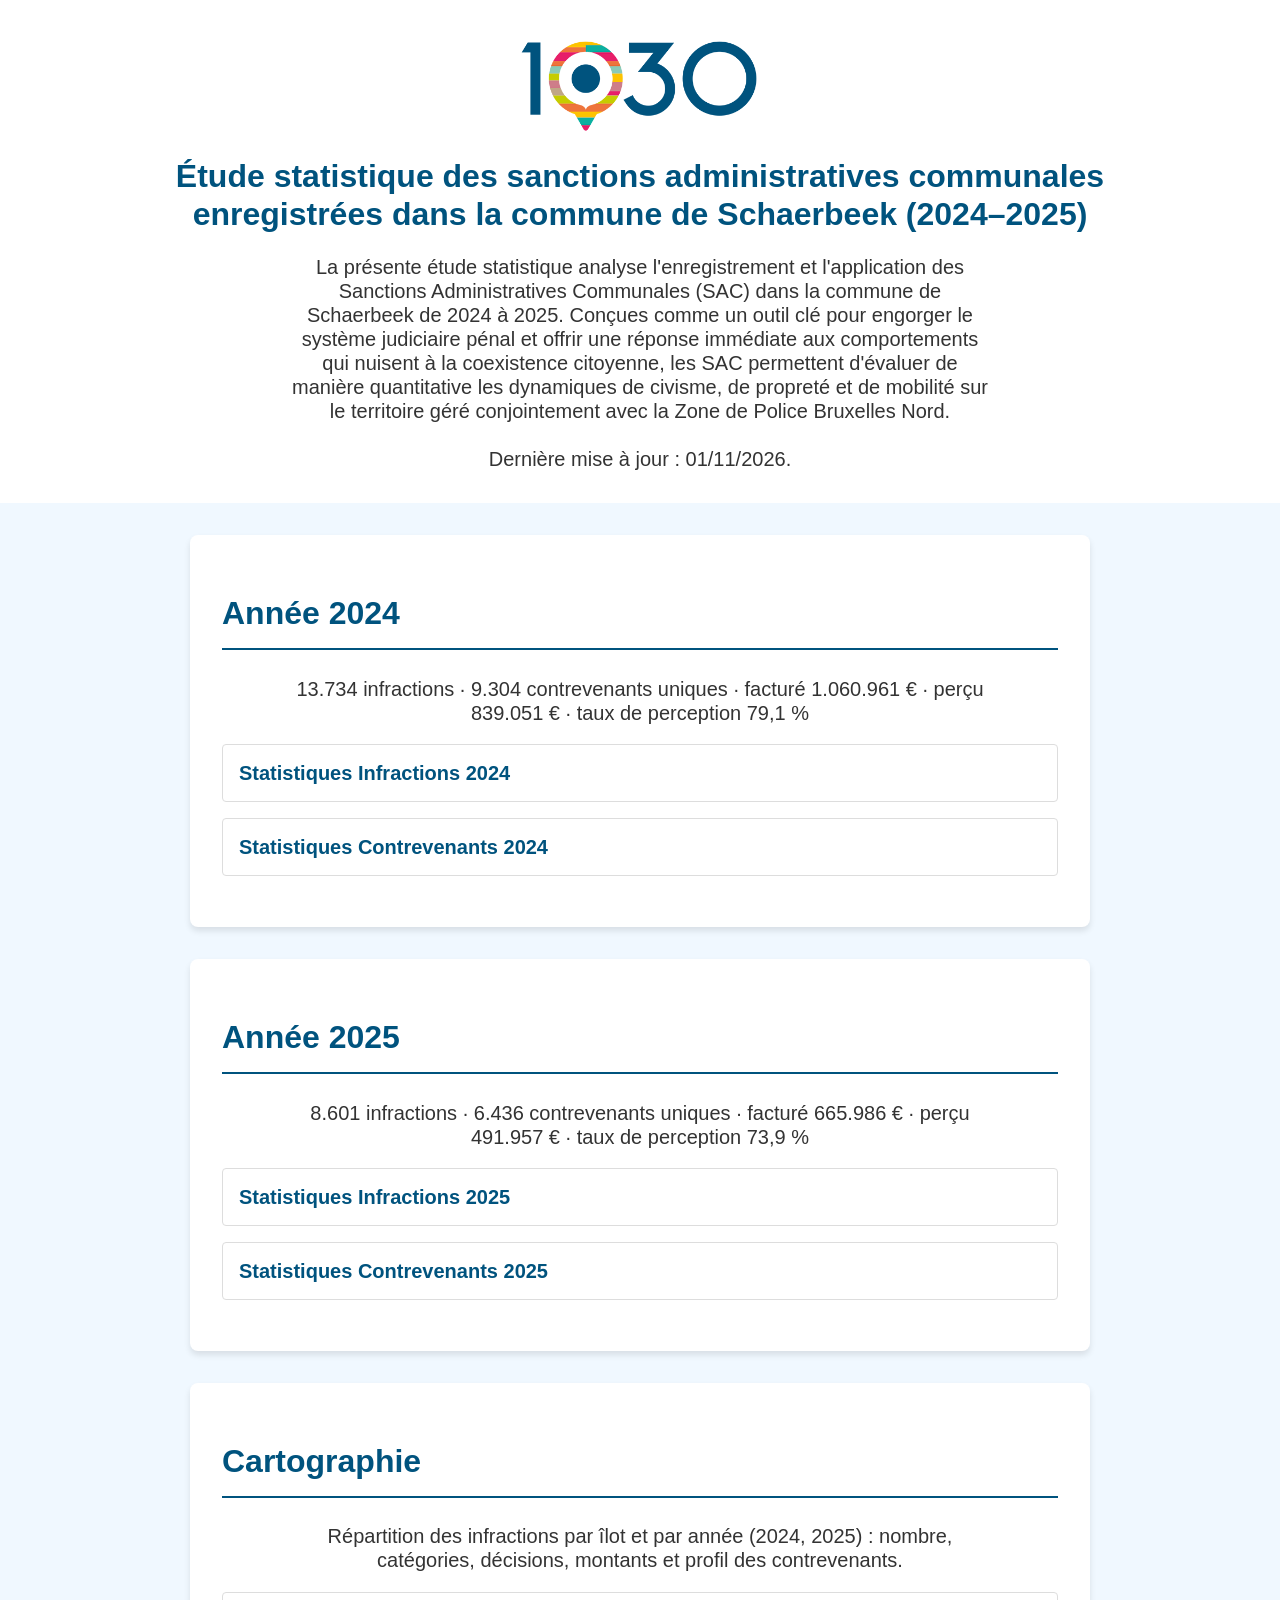
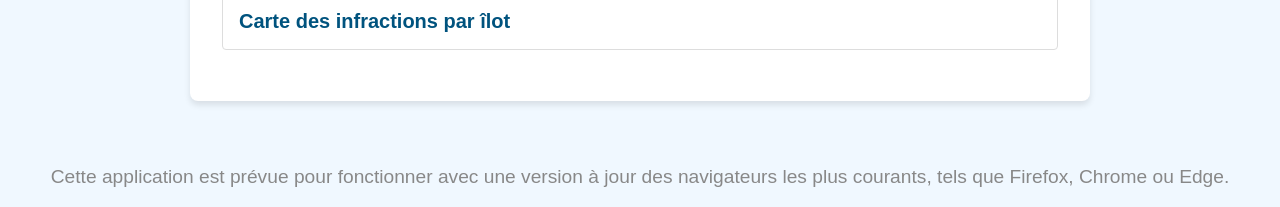
<file: index.html>
<!DOCTYPE html>
<html>
<meta http-equiv="content-type" content="text/html;charset=utf-8" />

<head>
	<title>AG-SAC1030</title>
	<link rel="shortcut icon" href="css/images/logo1030GeoData.ico" type="image/x-icon">
	<meta charset="utf-8" />
	<link rel="stylesheet" href="css/style.css">
</head>

<body class="root">
	<header class="page-header">
		<div class="logo-container">
			<img src="css/images/schaerbeek1030_logo.png" alt="Logotipo de Schaerbeek">
		</div>

		<h1>Étude statistique des sanctions administratives communales<br> enregistrées dans la commune de Schaerbeek (2024–2025)</h1>
		<p class="introduction">
			La présente étude statistique analyse l'enregistrement et l'application des Sanctions Administratives Communales (SAC) dans la commune de Schaerbeek de 2024 à 2025. Conçues comme un outil clé pour engorger le système judiciaire pénal et offrir une réponse immédiate aux comportements qui nuisent à la coexistence citoyenne, les SAC permettent d'évaluer de manière quantitative les dynamiques de civisme, de propreté et de mobilité sur le territoire géré conjointement avec la Zone de Police Bruxelles Nord.
			<br><br>
			Dernière mise à jour : 01/11/2026.</p>
	</header>

	<main class="main-content">
		<section class="link-section">
			<h2>Année 2024</h2>
			<p class="introduction">13.734 infractions · 9.304 contrevenants uniques · facturé 1.060.961 € · perçu 839.051 € · taux de perception 79,1 %</p>
			<ul class="link-list">
				<li><a href="SAC2024_Charts1030_Infractions.html"><span class="link-title">Statistiques Infractions 2024</span></a></li>
				<li><a href="SAC2024_Charts1030_Contrevenant.html"><span class="link-title">Statistiques Contrevenants 2024</span></a></li>
			</ul>
		</section>
		<section class="link-section">
			<h2>Année 2025</h2>
			<p class="introduction">8.601 infractions · 6.436 contrevenants uniques · facturé 665.986 € · perçu 491.957 € · taux de perception 73,9 %</p>
			<ul class="link-list">
				<li><a href="SAC2025_Charts1030_Infractions.html"><span class="link-title">Statistiques Infractions 2025</span></a></li>
				<li><a href="SAC2025_Charts1030_Contrevenant.html"><span class="link-title">Statistiques Contrevenants 2025</span></a></li>
			</ul>
		</section>
		<section class="link-section">
			<h2>Cartographie</h2>
			<p class="introduction">Répartition des infractions par îlot et par année (2024, 2025) : nombre, catégories, décisions, montants et profil des contrevenants.</p>
			<ul class="link-list">
				<li><a href="SAC_Carte_Infractions1030.html"><span class="link-title">Carte des infractions par îlot</span></a></li>
			</ul>
		</section>
	</main>

	<footer class="page-footer">
		<p class="disclaimer">
			Cette application est prévue pour fonctionner avec une version à jour
			des navigateurs les plus courants, tels que Firefox, Chrome ou Edge.
		</p>
	</footer>
</body>


</html>
</file>
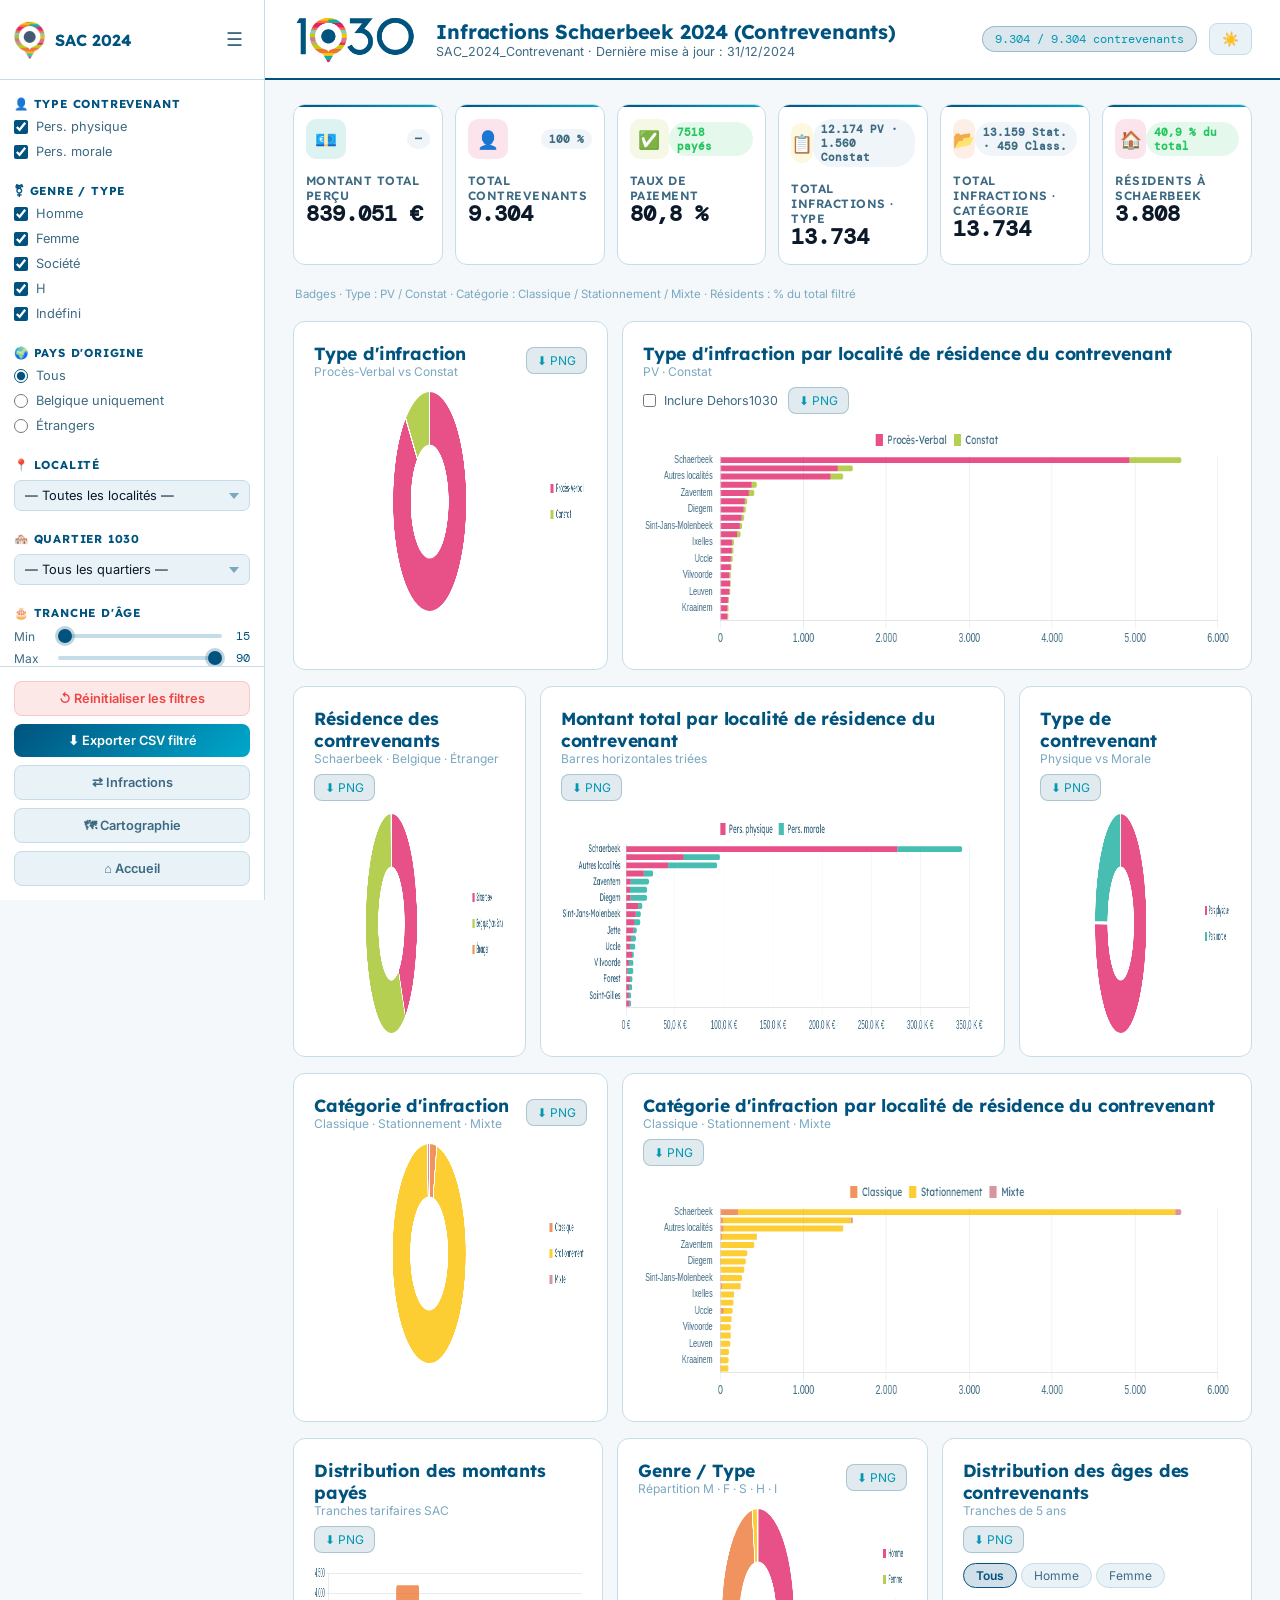
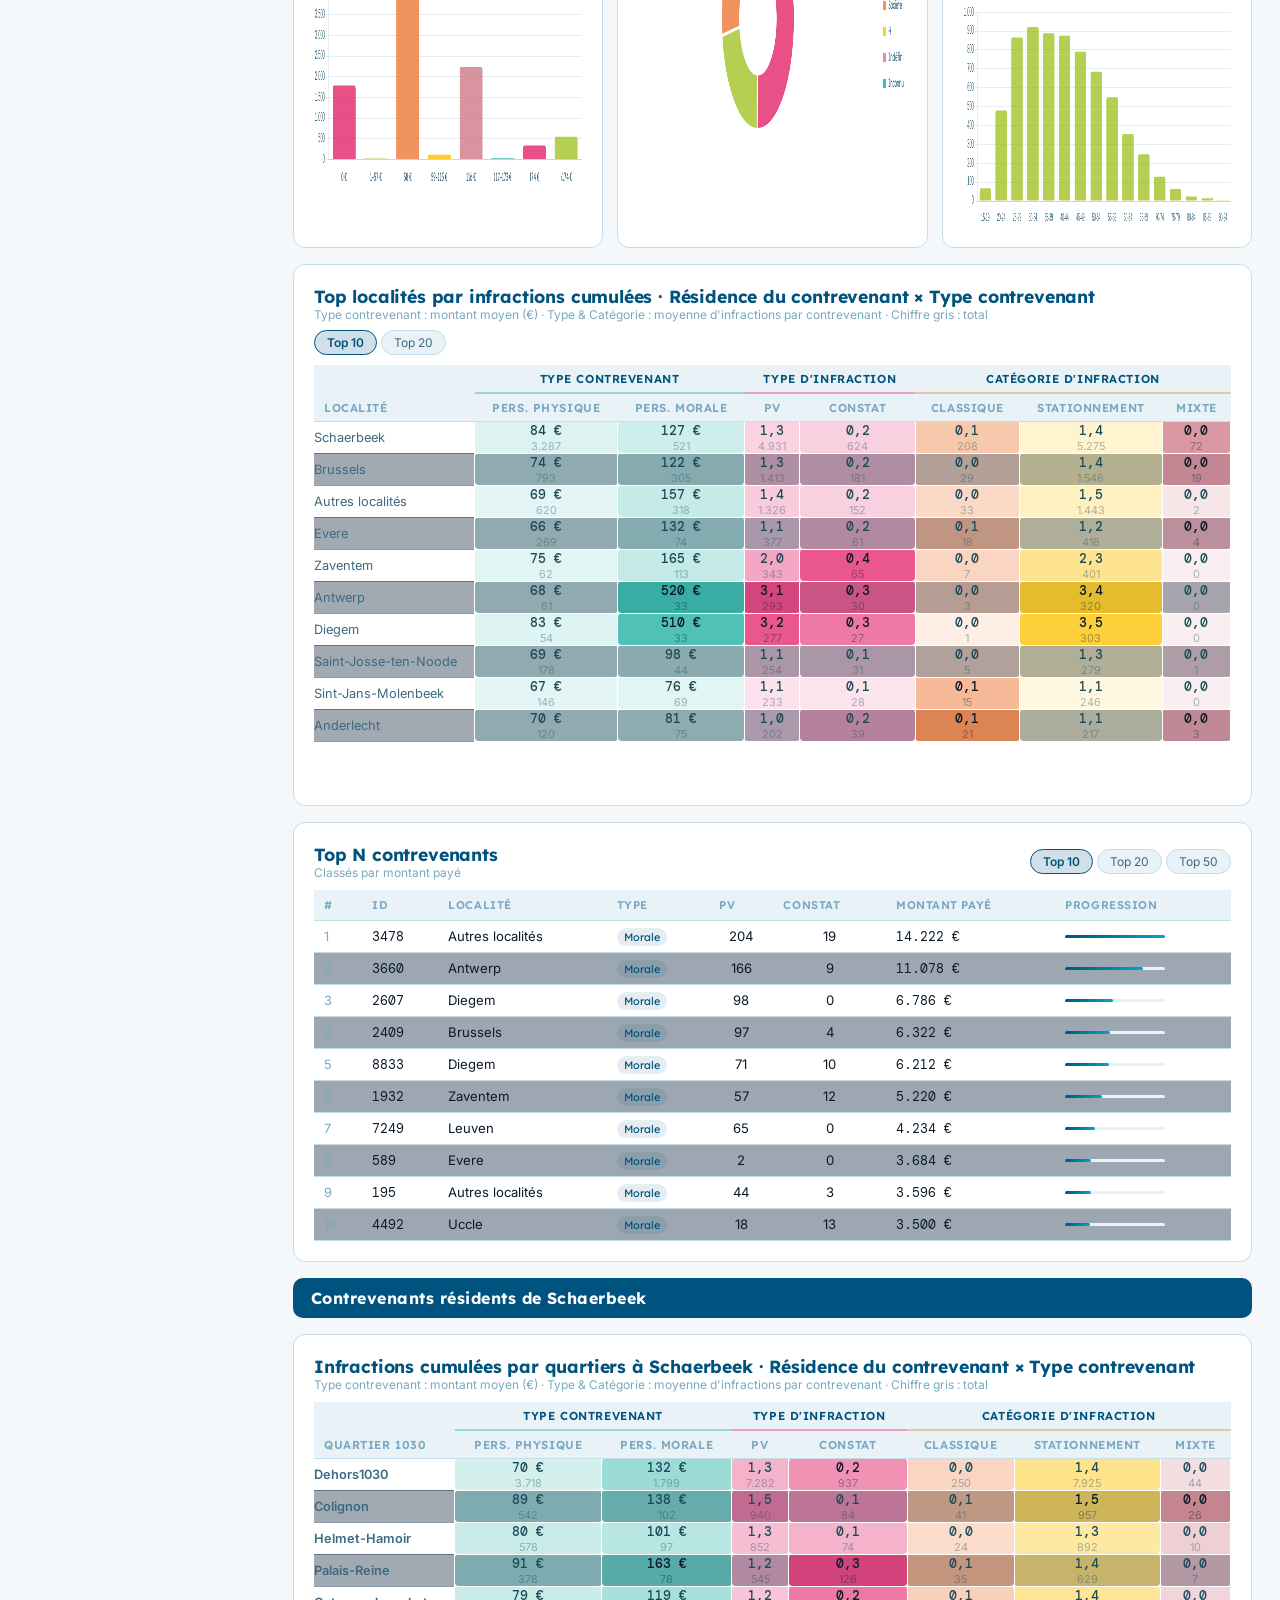
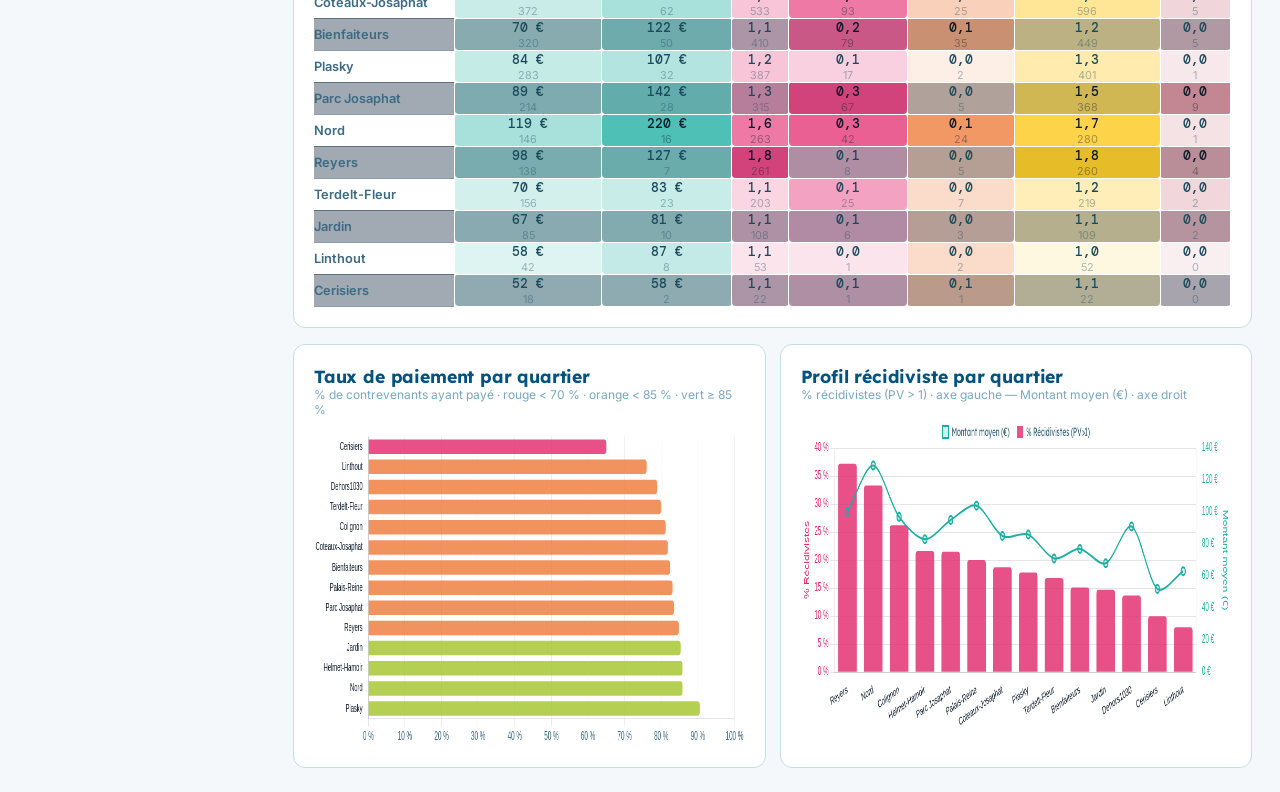
<file: SAC2024_Charts1030_Contrevenant.html>
﻿<!DOCTYPE html>
<html lang="fr">
<head>
<meta charset="UTF-8">
<meta name="viewport" content="width=device-width,initial-scale=1">
<title>SAC 2024 — Contrevenants · Schaerbeek 1030</title>
<link href="https://fonts.googleapis.com/css2?family=Lexend+Deca:wght@300;400;600;700&family=Inter:wght@400;500;600;700&family=DM+Mono:wght@400;500&display=swap" rel="stylesheet">
<script src="js/chart.umd.min.js"></script>
<link rel="stylesheet" href="css/styles1030.css">
</head>
<body class="light">
<div id="app">

<!-- SIDEBAR -->
<aside id="sidebar">
  <div class="sbh">
    <div class="logo-area">
      <!-- logo: images/1030_Icon.png -->
      <img src="images/1030_Icon.png" class="logo-icon" alt="1030">
      <span class="logo-txt">SAC 2024</span>
    </div>
    <button id="sbToggle" title="Réduire">☰</button>
  </div>

  <div class="sb-body">
    <!-- Type contrevenant -->
    <div class="sbf">
      <span class="sbf-label">👤 Type contrevenant</span>
      <div class="cbg">
        <label class="cb-row"><input type="checkbox" id="cbPhys" checked onchange="onTypeChange()"> Pers. physique</label>
        <label class="cb-row"><input type="checkbox" id="cbMor" checked onchange="onTypeChange()"> Pers. morale</label>
      </div>
    </div>

    <!-- Genre -->
    <div class="sbf">
      <span class="sbf-label">⚧ Genre / Type</span>
      <div class="cbg">
        <label class="cb-row"><input type="checkbox" class="cbGenre" value="M" checked onchange="onGenreChange()"> Homme</label>
        <label class="cb-row"><input type="checkbox" class="cbGenre" value="F" checked onchange="onGenreChange()"> Femme</label>
        <label class="cb-row"><input type="checkbox" class="cbGenre" value="S" checked onchange="onGenreChange()"> Société</label>
        <label class="cb-row"><input type="checkbox" class="cbGenre" value="H" checked onchange="onGenreChange()"> H</label>
        <label class="cb-row"><input type="checkbox" class="cbGenre" value="I" checked onchange="onGenreChange()"> Indéfini</label>
      </div>
    </div>

    <!-- Pays -->
    <div class="sbf">
      <span class="sbf-label">🌍 Pays d'origine</span>
      <div class="cbg">
        <label class="cb-row"><input type="radio" name="rPays" value="all" checked onchange="onPaysChange()"> Tous</label>
        <label class="cb-row"><input type="radio" name="rPays" value="belgium" onchange="onPaysChange()"> Belgique uniquement</label>
        <label class="cb-row"><input type="radio" name="rPays" value="autres" onchange="onPaysChange()"> Étrangers</label>
      </div>
    </div>

    <!-- Localité dropdown -->
    <div class="sbf">
      <span class="sbf-label">📍 Localité</span>
      <select id="locSearch" onchange="onLocSearch()">
        <option value="">— Toutes les localités —</option>
      </select>
      <div id="locCount" style="font-size:.7rem;color:var(--t3);margin-top:4px"></div>
    </div>

    <!-- Quartier 1030 -->
    <div class="sbf">
      <span class="sbf-label">🏘️ Quartier 1030</span>
      <select id="quartierFilter" onchange="onQuartierChange()">
        <option value="all">— Tous les quartiers —</option>
        <option value="Dehors1030">Dehors1030</option>
        <option value="Bienfaiteurs">Bienfaiteurs</option>
        <option value="Cerisiers">Cerisiers</option>
        <option value="Colignon">Colignon</option>
        <option value="Coteaux-Josaphat">Coteaux-Josaphat</option>
        <option value="Helmet-Hamoir">Helmet-Hamoir</option>
        <option value="Jardin">Jardin</option>
        <option value="Linthout">Linthout</option>
        <option value="Nord">Nord</option>
        <option value="Palais-Reine">Palais-Reine</option>
        <option value="Parc Josaphat">Parc Josaphat</option>
        <option value="Plasky">Plasky</option>
        <option value="Reyers">Reyers</option>
        <option value="Terdelt-Fleur">Terdelt-Fleur</option>
      </select>
    </div>

    <!-- Âge -->
    <div class="sbf">
      <span class="sbf-label">🎂 Tranche d'âge</span>
      <div class="slr"><label>Min</label><input type="range" id="rAgeMin" min="15" max="90" value="15" oninput="onAgeChange()"><span class="rv" id="ageMinLbl">15</span></div>
      <div class="slr"><label>Max</label><input type="range" id="rAgeMax" min="15" max="90" value="90" oninput="onAgeChange()"><span class="rv" id="ageMaxLbl">90</span></div>
      <div class="rl"><span>15</span><span>52</span><span>90</span></div>
    </div>

    <!-- Montant -->
    <div class="sbf">
      <span class="sbf-label">💶 Montant payé (€)</span>
      <div class="slr"><label>Min</label><input type="range" id="rMntMin" min="0" max="14222" value="0" step="10" oninput="onMontantChange()"><span class="rv" id="mntMinLbl">0</span></div>
      <div class="slr"><label>Max</label><input type="range" id="rMntMax" min="0" max="14222" value="14222" step="10" oninput="onMontantChange()"><span class="rv" id="mntMaxLbl">14.222</span></div>
      <div class="rl"><span>0 €</span><span>7.111 €</span><span>14.222 €</span></div>
    </div>

    <!-- Chips filtres actifs -->
    <div class="sbf">
      <span class="sbf-label">Filtres actifs</span>
      <div id="chips"></div>
    </div>
  </div>

  <div class="sb-btns">
    <button class="sb-btn" onclick="resetAll()">↺ Réinitialiser les filtres</button>
    <button class="sb-btn primary" onclick="exportCSV()">⬇ Exporter CSV filtré</button>
    <a class="bnav" href="SAC2024_Charts1030_Infractions.html">⇄ Infractions</a>
    <a class="bnav" href="SAC_Carte_Infractions1030.html">🗺 Cartographie</a>
    <a class="bnav" href="index.html">⌂ Accueil</a>
  </div>
</aside>

<!-- MAIN -->
<div id="main">
  <!-- HEADER -->
  <header id="hdr">
    <div class="hdr-left">
      <img src="images/schaerbeek1030_logo.png" class="hdr-logo" alt="Schaerbeek 1030">
      <div>
        <div class="hdr-title">Infractions Schaerbeek 2024 (Contrevenants)</div>
        <div class="hdr-sub">SAC_2024_Contrevenant · Dernière mise à jour : 31/12/2024</div>
      </div>
    </div>
    <div class="hdr-right">
      <span id="badge">9.304 / 9.304 contrevenants</span>
      <button id="themeBtn" title="Thème clair/sombre">☀️</button>
    </div>
  </header>

  <!-- CONTENT -->
  <div id="content">

    <!-- KPI ROW 1 : 4 KPIs -->
    <div class="kg">
      <div class="kc">
        <div class="kc-top">
          <div class="kico tl">💶</div>
          <div class="kbdgs">
            <span class="kbdg nu" id="k1b1">—</span>
          </div>
        </div>
        <div class="kc-label">Montant total perçu</div>
        <div class="kc-val" id="k1v">—</div>
      </div>
      <div class="kc">
        <div class="kc-top">
          <div class="kico pk">👤</div>
          <div class="kbdgs">
            <span class="kbdg nu" id="k2b1">—</span>
          </div>
        </div>
        <div class="kc-label">Total contrevenants</div>
        <div class="kc-val" id="k2v">—</div>
      </div>
      <div class="kc">
        <div class="kc-top">
          <div class="kico gr">✅</div>
          <div class="kbdgs">
            <span class="kbdg nu" id="k3b1">—</span>
          </div>
        </div>
        <div class="kc-label">Taux de paiement</div>
        <div class="kc-val" id="k3v">—</div>
      </div>
      <div class="kc">
        <div class="kc-top">
          <div class="kico yw">📋</div>
          <div class="kbdgs">
            <span class="kbdg nu" id="k4b1">—</span>
          </div>
        </div>
        <div class="kc-label">Total infractions · Type</div>
        <div class="kc-val" id="k4v">—</div>
      </div>
      <div class="kc">
        <div class="kc-top">
          <div class="kico or">📂</div>
          <div class="kbdgs">
            <span class="kbdg nu" id="k5b1">—</span>
          </div>
        </div>
        <div class="kc-label">Total infractions · Catégorie</div>
        <div class="kc-val" id="k5v">—</div>
      </div>
      <div class="kc">
        <div class="kc-top">
          <div class="kico pk">🏠</div>
          <div class="kbdgs">
            <span class="kbdg nu" id="k6b1">—</span>
          </div>
        </div>
        <div class="kc-label">Résidents à Schaerbeek</div>
        <div class="kc-val" id="k6v">—</div>
      </div>
    </div>
    <div class="knote">Badges · Type : PV / Constat · Catégorie : Classique / Stationnement / Mixte · Résidents : % du total filtré</div>

    <!-- ROW A : G4a donut + G5a barres (type d'infraction) -->
    <div class="grid-1-2">
      <div class="card">
        <div class="card-hdr">
          <div><div class="card-title">Type d'infraction</div><div class="card-sub">Procès-Verbal vs Constat</div></div>
          <button class="dl-btn" onclick="dlChart('g4c','type_infraction')">⬇ PNG</button>
        </div>
        <div class="chart-wrap" style="height:225px"><canvas id="g4c"></canvas></div>
      </div>
      <div class="card">
        <div class="card-hdr">
          <div><div class="card-title">Type d'infraction par localité de résidence du contrevenant</div><div class="card-sub">PV · Constat</div></div>
          <div style="display:flex;align-items:center;gap:10px">
            <label class="toggle-row"><input type="checkbox" id="toggleDehors" onchange="g5(getFiltered());g5b(getFiltered())"> Inclure Dehors1030</label>
            <button class="dl-btn" onclick="dlChart('g5c','type_infraction_localite')">⬇ PNG</button>
          </div>
        </div>
        <div class="chart-wrap" style="height:225px"><canvas id="g5c"></canvas></div>
      </div>
    </div>

    <!-- ROW B : G0 + G3 + G1 -->
    <div class="grid-1-2-1">
      <div class="card">
        <div class="card-hdr">
          <div><div class="card-title">Résidence des contrevenants</div><div class="card-sub">Schaerbeek · Belgique · Étranger</div></div>
          <button class="dl-btn" onclick="dlChart('g0c','residence_contrevenants')">⬇ PNG</button>
        </div>
        <div class="chart-wrap" style="height:225px"><canvas id="g0c"></canvas></div>
      </div>
      <div class="card">
        <div class="card-hdr">
          <div><div class="card-title">Montant total par localité de résidence du contrevenant</div><div class="card-sub">Barres horizontales triées</div></div>
          <button class="dl-btn" onclick="dlChart('g3c','montant_quartier')">⬇ PNG</button>
        </div>
        <div class="chart-wrap" style="height:225px"><canvas id="g3c"></canvas></div>
      </div>
      <div class="card">
        <div class="card-hdr">
          <div><div class="card-title">Type de contrevenant</div><div class="card-sub">Physique vs Morale</div></div>
          <button class="dl-btn" onclick="dlChart('g1c','type_contrevenant')">⬇ PNG</button>
        </div>
        <div class="chart-wrap" style="height:225px"><canvas id="g1c"></canvas></div>
      </div>
    </div>

    <!-- ROW C : G4b donut + G5b barres (catégorie d'infraction) -->
    <div class="grid-1-2">
      <div class="card">
        <div class="card-hdr">
          <div><div class="card-title">Catégorie d'infraction</div><div class="card-sub">Classique · Stationnement · Mixte</div></div>
          <button class="dl-btn" onclick="dlChart('g4bc','categorie_infraction')">⬇ PNG</button>
        </div>
        <div class="chart-wrap" style="height:225px"><canvas id="g4bc"></canvas></div>
      </div>
      <div class="card">
        <div class="card-hdr">
          <div><div class="card-title">Catégorie d'infraction par localité de résidence du contrevenant</div><div class="card-sub">Classique · Stationnement · Mixte</div></div>
          <button class="dl-btn" onclick="dlChart('g5bc','categorie_infraction_localite')">⬇ PNG</button>
        </div>
        <div class="chart-wrap" style="height:225px"><canvas id="g5bc"></canvas></div>
      </div>
    </div>

    <!-- ROW D : G6 + G2 + G8 -->
    <div class="grid3">
      <div class="card">
        <div class="card-hdr">
          <div><div class="card-title">Distribution des montants payés</div><div class="card-sub">Tranches tarifaires SAC</div></div>
          <button class="dl-btn" onclick="dlChart('g6c','distribution_montants')">⬇ PNG</button>
        </div>
        <div class="chart-wrap" style="height:225px"><canvas id="g6c"></canvas></div>
      </div>
      <div class="card">
        <div class="card-hdr">
          <div><div class="card-title">Genre / Type</div><div class="card-sub">Répartition M · F · S · H · I</div></div>
          <button class="dl-btn" onclick="dlChart('g2c','genre_type')">⬇ PNG</button>
        </div>
        <div class="chart-wrap" style="height:225px"><canvas id="g2c"></canvas></div>
      </div>
      <div class="card">
        <div class="card-hdr">
          <div><div class="card-title">Distribution des âges des contrevenants</div><div class="card-sub">Tranches de 5 ans</div></div>
          <button class="dl-btn" onclick="dlChart('g8c','distribution_ages')">⬇ PNG</button>
        </div>
        <div class="pill-row" style="margin-bottom:4px">
          <button class="pill active" onclick="setG8Pill(this,'Tous')">Tous</button>
          <button class="pill" onclick="setG8Pill(this,'M')">Homme</button>
          <button class="pill" onclick="setG8Pill(this,'F')">Femme</button>
        </div>
        <div class="chart-wrap" style="height:225px"><canvas id="g8c"></canvas></div>
      </div>
    </div>

    <!-- ROW F : G9 completo -->
    <div class="card">
      <div class="card-hdr">
        <div><div class="card-title">Top localités par infractions cumulées · Résidence du contrevenant × Type contrevenant</div><div class="card-sub">Type contrevenant : montant moyen (€) · Type &amp; Catégorie : moyenne d'infractions par contrevenant · Chiffre gris : total</div></div>
        <div class="pill-row">
          <button class="pill active" onclick="setG9Top(this,10)">Top 10</button>
          <button class="pill" onclick="setG9Top(this,20)">Top 20</button>
        </div>
      </div>
      <div id="g9" style="overflow-x:auto"></div>
    </div>


    <!-- ROW H : G11 — déplacé après G9 -->
    <div class="card">
      <div class="card-hdr">
        <div><div class="card-title">Top N contrevenants</div><div class="card-sub">Classés par montant payé</div></div>
        <div class="pill-row">
          <button class="pill active" onclick="setTopN(this,10)">Top 10</button>
          <button class="pill" onclick="setTopN(this,20)">Top 20</button>
          <button class="pill" onclick="setTopN(this,50)">Top 50</button>
        </div>
      </div>
      <div id="g11" style="overflow-x:auto"></div>
    </div>

    <!-- SECTION : Résidents de Schaerbeek -->
    <div class="section-hdr">Contrevenants résidents de Schaerbeek</div>

    <!-- ROW G9b : Heatmap par Quartier 1030 -->
    <div class="card">
      <div class="card-hdr">
        <div><div class="card-title">Infractions cumulées par quartiers à Schaerbeek · Résidence du contrevenant × Type contrevenant</div><div class="card-sub">Type contrevenant : montant moyen (€) · Type &amp; Catégorie : moyenne d'infractions par contrevenant · Chiffre gris : total</div></div>
      </div>
      <div id="g9b" style="overflow-x:auto"></div>
    </div>

    <!-- ROW G12-G13 : Taux paiement + Profil récidiviste par quartier -->
    <div class="grid2">
      <div class="card">
        <div class="card-hdr">
          <div>
            <div class="card-title">Taux de paiement par quartier</div>
            <div class="card-sub">% de contrevenants ayant payé · rouge &lt; 70 % · orange &lt; 85 % · vert ≥ 85 %</div>
          </div>
        </div>
        <div style="height:320px;position:relative"><canvas id="g12c"></canvas></div>
      </div>
      <div class="card">
        <div class="card-hdr">
          <div>
            <div class="card-title">Profil récidiviste par quartier</div>
            <div class="card-sub">% récidivistes (PV &gt; 1) · axe gauche — Montant moyen (€) · axe droit</div>
          </div>
        </div>
        <div style="height:320px;position:relative"><canvas id="g13c"></canvas></div>
      </div>
    </div>

  </div><!-- /content -->
</div><!-- /main -->
</div><!-- /app -->

<script>const SAC_YEAR = 2024;</script>
<script src="data/SAC2024_Contrevenant_Data.js"></script>
<script src="js/dashboard_contrevenant.js"></script>
</body>
</html>
</file>
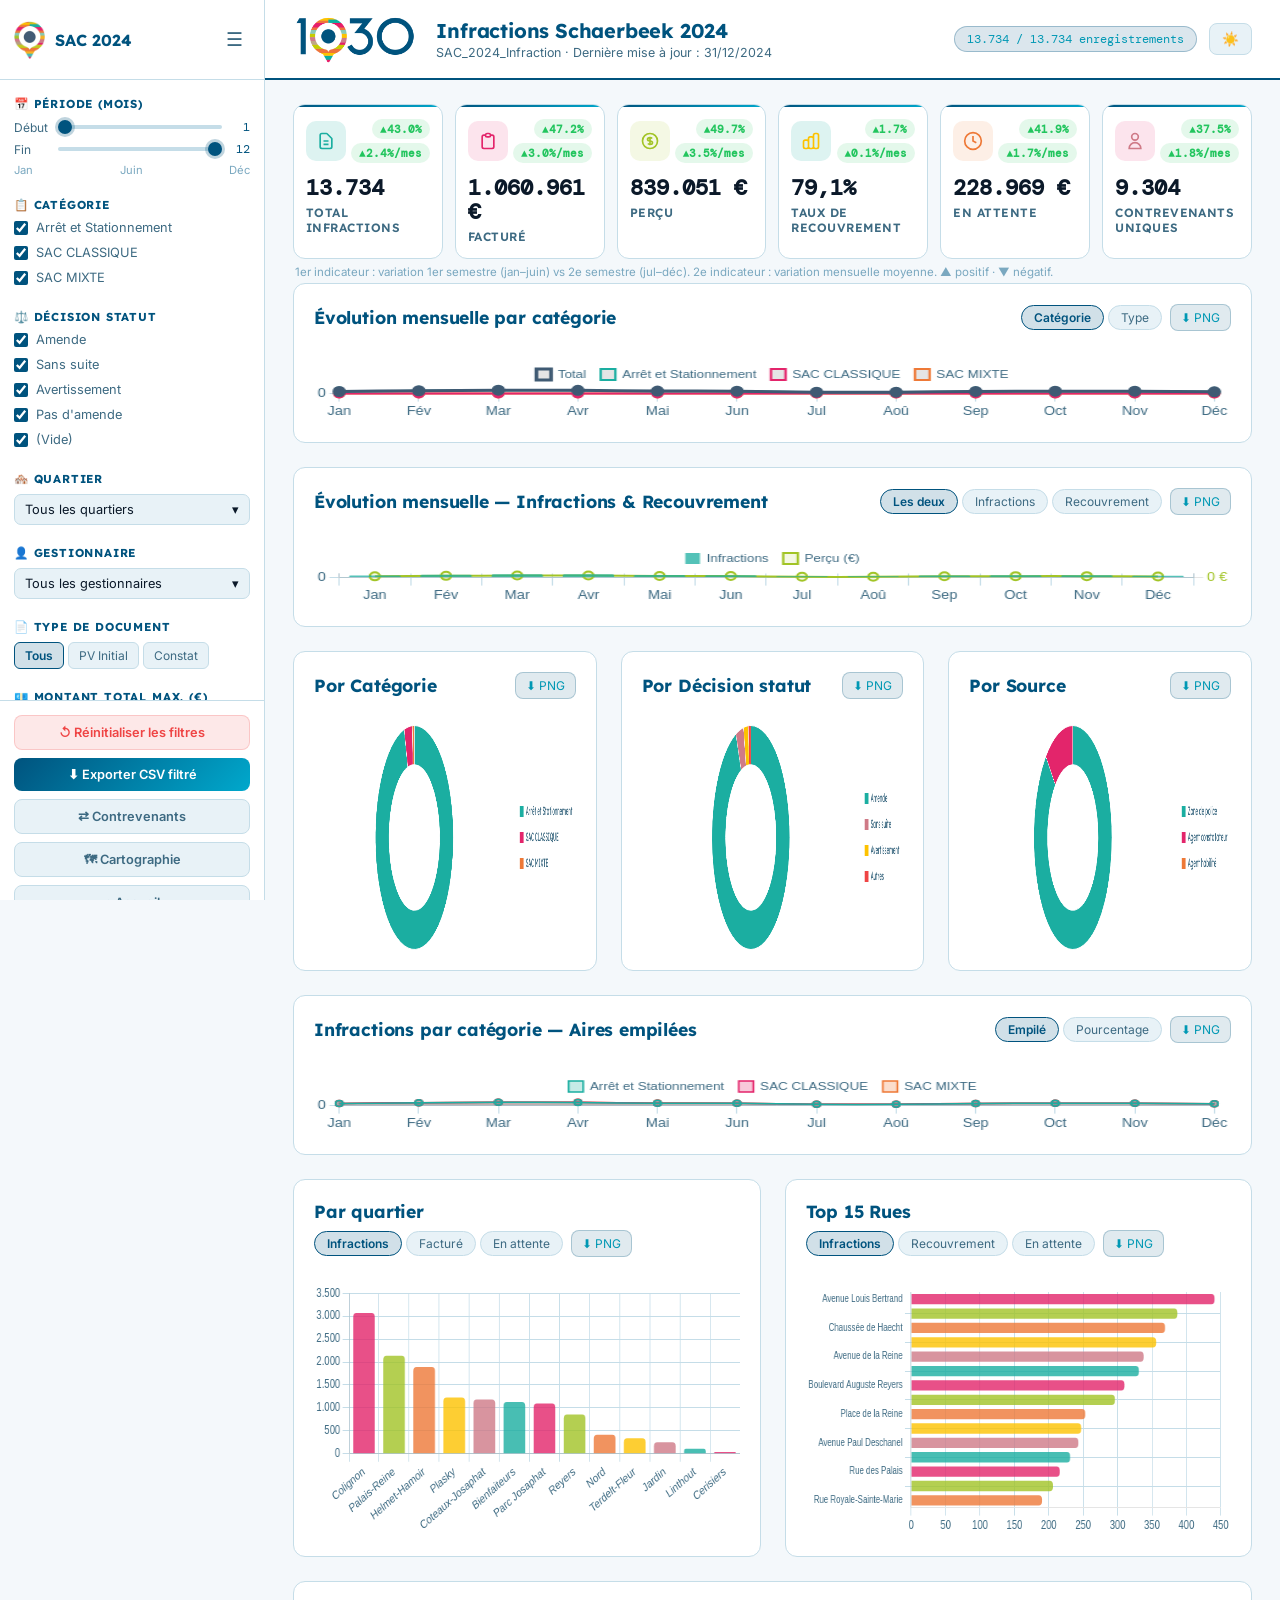
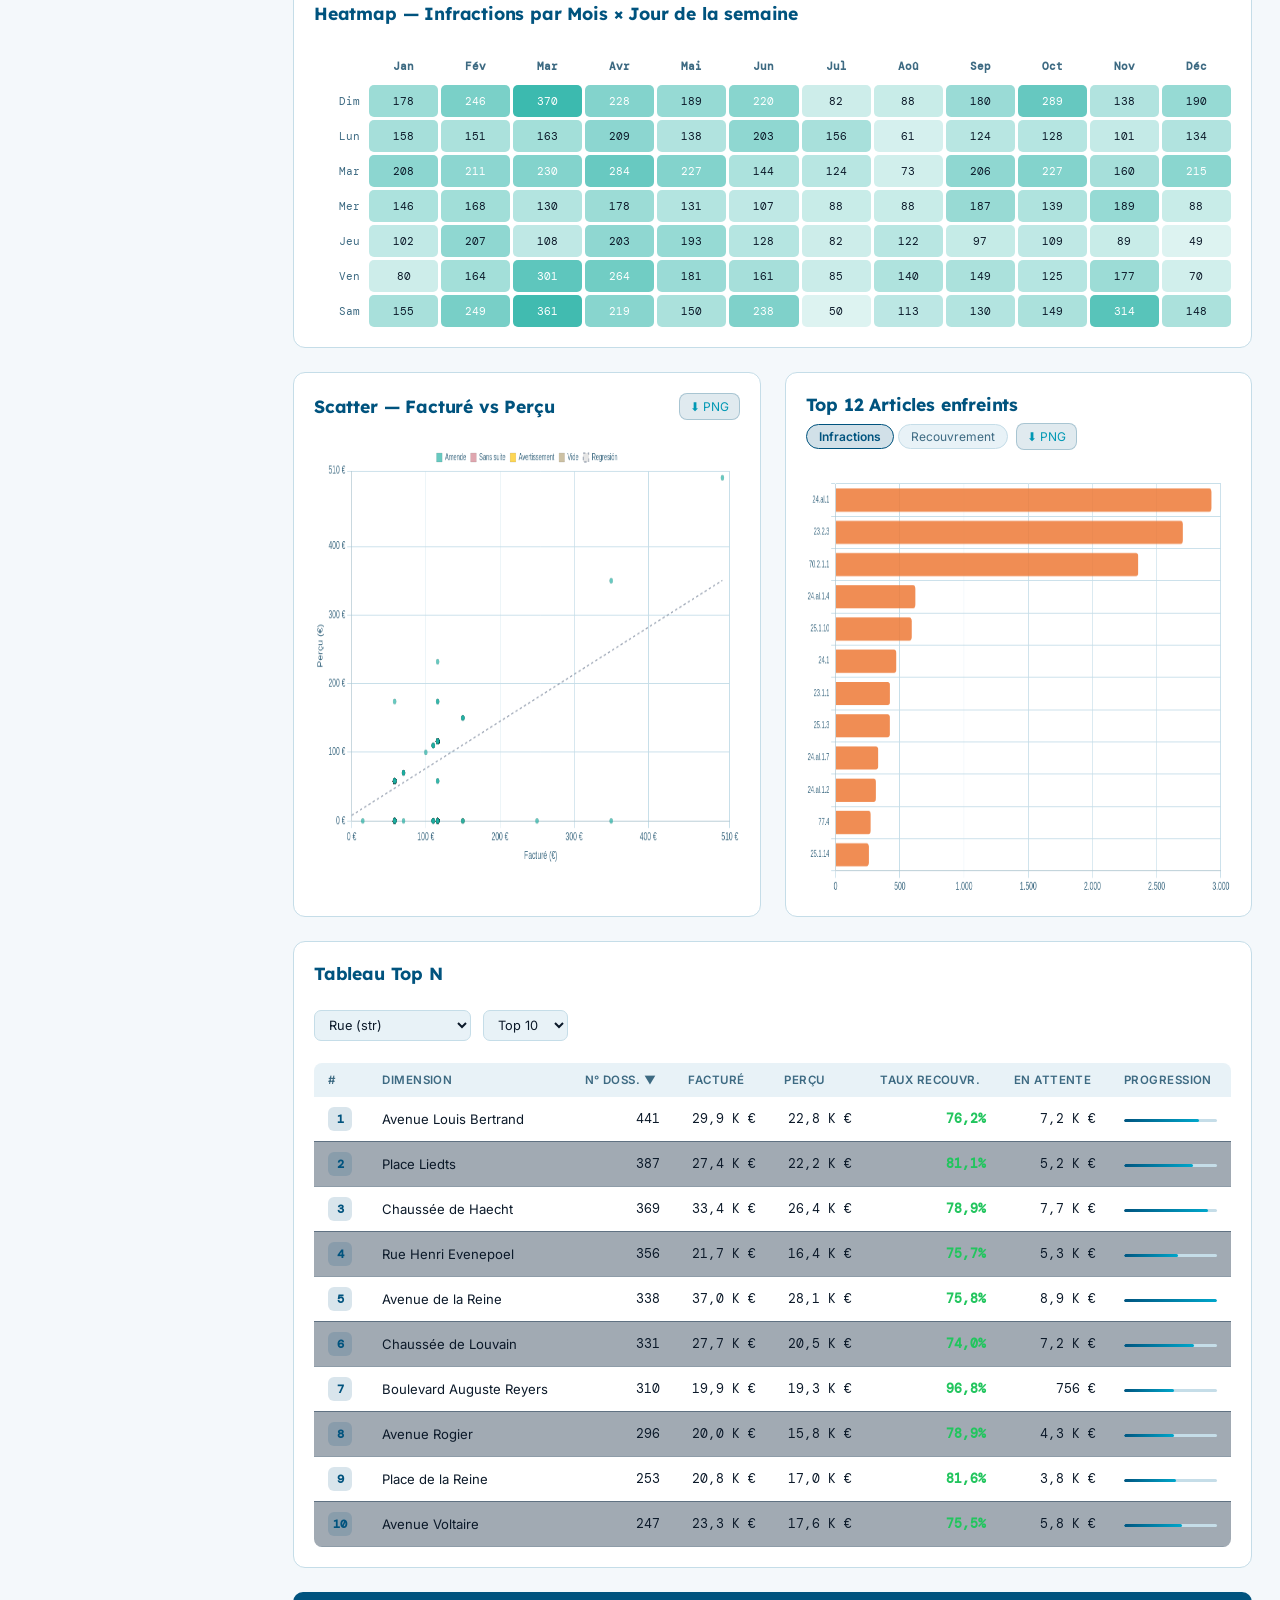
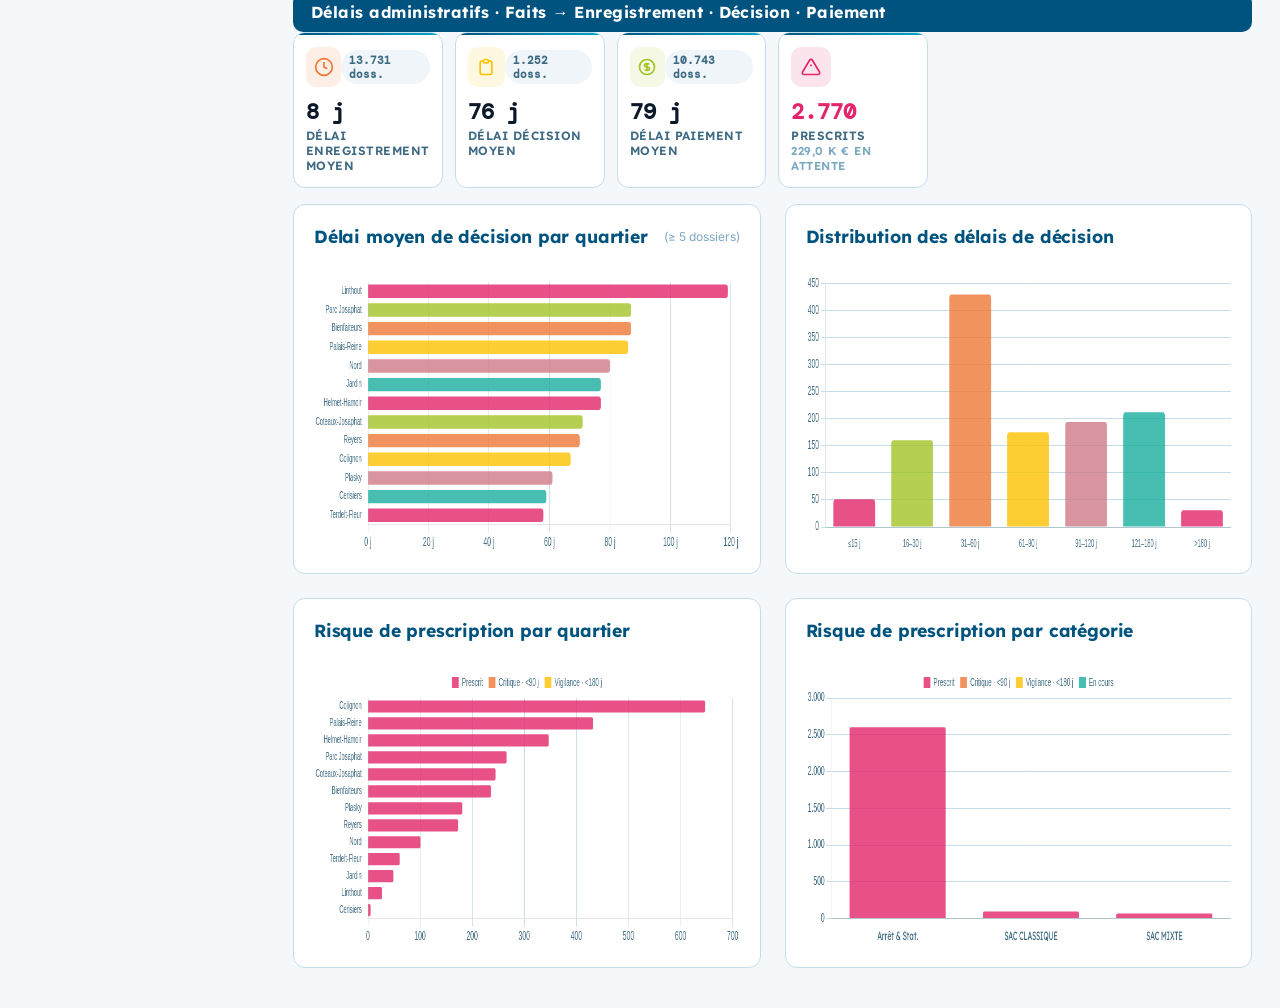
<file: SAC2024_Charts1030_Infractions.html>
﻿<!DOCTYPE html>
<html lang="fr">
<head>
<meta charset="UTF-8">
<meta name="viewport" content="width=device-width, initial-scale=1.0">
<title>Dashboard SAC 2024 — Infractions Schaerbeek</title>
<link rel="preconnect" href="https://fonts.googleapis.com">
<link rel="preconnect" href="https://fonts.gstatic.com" crossorigin>
<link href="https://fonts.googleapis.com/css2?family=Inter:wght@400;500;600;700&family=DM+Mono:wght@400;500&family=Lexend+Deca:wght@300;400;600;700&display=swap" rel="stylesheet">
<link rel="stylesheet" href="css/styles1030.css">
</head>
<body class="light">
<div id="app">
<nav id="sidebar">
  <div class="sbh">
    <div class="logo-area">
      <img src="images/1030_Icon.png" class="logo-icon" alt="1030">
      <span class="logo-txt">SAC 2024</span>
    </div>
    <button class="tbtn" id="sbtog">☰</button>
  </div>
  <div class="sbc" id="sbcnt">
    <div class="fls">
      <span class="fll">📅 Période (mois)</span>
      <div class="slr"><label>Début</label><input type="range" id="mS" min="1" max="12" value="1"><span class="rv" id="mSv">1</span></div>
      <div class="slr"><label>Fin</label><input type="range" id="mE" min="1" max="12" value="12"><span class="rv" id="mEv">12</span></div>
      <div class="rl"><span>Jan</span><span>Juin</span><span>Déc</span></div>
    </div>
    <div class="fls">
      <span class="fll">📋 Catégorie</span>
      <div class="cbg" id="cbcat">
        <label class="cbi"><input type="checkbox" value="Arrêt et Stationnement" checked> Arrêt et Stationnement</label>
        <label class="cbi"><input type="checkbox" value="SAC CLASSIQUE" checked> SAC CLASSIQUE</label>
        <label class="cbi"><input type="checkbox" value="SAC MIXTE" checked> SAC MIXTE</label>
      </div>
    </div>
    <div class="fls">
      <span class="fll">⚖️ Décision statut</span>
      <div class="cbg" id="cbstat">
        <label class="cbi"><input type="checkbox" value="Amende" checked> Amende</label>
        <label class="cbi"><input type="checkbox" value="Sans suite" checked> Sans suite</label>
        <label class="cbi"><input type="checkbox" value="Avertissement" checked> Avertissement</label>
        <label class="cbi"><input type="checkbox" value="Pas d'amende" checked> Pas d'amende</label>
        <label class="cbi"><input type="checkbox" value="" checked> (Vide)</label>
      </div>
    </div>
    <div class="fls">
      <span class="fll">🏘️ Quartier</span>
      <div class="msd">
        <div class="mst" id="qrtT"><span id="qrtL">Tous les quartiers</span><span>▾</span></div>
        <div class="msdp" id="qrtD">
          <div class="mso" data-v="__all__"><input type="checkbox" checked> Tous</div>
          <div class="mso" data-v="Bienfaiteurs"><input type="checkbox" checked> Bienfaiteurs</div>
          <div class="mso" data-v="Cerisiers"><input type="checkbox" checked> Cerisiers</div>
          <div class="mso" data-v="Colignon"><input type="checkbox" checked> Colignon</div>
          <div class="mso" data-v="Coteaux-Josaphat"><input type="checkbox" checked> Coteaux-Josaphat</div>
          <div class="mso" data-v="Helmet-Hamoir"><input type="checkbox" checked> Helmet-Hamoir</div>
          <div class="mso" data-v="Jardin"><input type="checkbox" checked> Jardin</div>
          <div class="mso" data-v="Linthout"><input type="checkbox" checked> Linthout</div>
          <div class="mso" data-v="Nord"><input type="checkbox" checked> Nord</div>
          <div class="mso" data-v="Palais-Reine"><input type="checkbox" checked> Palais-Reine</div>
          <div class="mso" data-v="Parc Josaphat"><input type="checkbox" checked> Parc Josaphat</div>
          <div class="mso" data-v="Plasky"><input type="checkbox" checked> Plasky</div>
          <div class="mso" data-v="Reyers"><input type="checkbox" checked> Reyers</div>
          <div class="mso" data-v="Terdelt-Fleur"><input type="checkbox" checked> Terdelt-Fleur</div>
        </div>
      </div>
    </div>
    <div class="fls">
      <span class="fll">👤 Gestionnaire</span>
      <div class="msd">
        <div class="mst" id="mgrT"><span id="mgrL">Tous les gestionnaires</span><span>▾</span></div>
        <div class="msdp" id="mgrD">
          <div class="mso" data-v="__all__"><input type="checkbox" checked> Tous</div>
          <div class="mso" data-v="M0000"><input type="checkbox" checked> M0000</div>
          <div class="mso" data-v="M3GQ6"><input type="checkbox" checked> M3GQ6</div>
          <div class="mso" data-v="M711T"><input type="checkbox" checked> M711T</div>
          <div class="mso" data-v="M8V91"><input type="checkbox" checked> M8V91</div>
          <div class="mso" data-v="MBR7G"><input type="checkbox" checked> MBR7G</div>
          <div class="mso" data-v="MEAS9"><input type="checkbox" checked> MEAS9</div>
          <div class="mso" data-v="ML6DZ"><input type="checkbox" checked> ML6DZ</div>
          <div class="mso" data-v="MYY9F"><input type="checkbox" checked> MYY9F</div>
        </div>
      </div>
    </div>
    <div class="fls">
      <span class="fll">📄 Type de document</span>
      <div class="tgg" id="tpfil">
        <button class="tgb act" data-v="">Tous</button>
        <button class="tgb" data-v="Procès-verbal initial">PV Initial</button>
        <button class="tgb" data-v="Constat">Constat</button>
      </div>
    </div>
    <div class="fls">
      <span class="fll">💶 Montant total max. (€)</span>
      <div class="slr"><label>Max</label><input type="range" id="mxT" min="0" max="500" value="500" step="10"><span class="rv" id="mxTv">500</span></div>
      <div class="rl"><span>0€</span><span>250€</span><span>500€</span></div>
    </div>
    <div class="fls">
      <span class="fll">Filtres actifs</span>
      <div class="chips" id="chipsA"></div>
    </div>
  </div>
  <div class="sbf">
    <button class="brst" id="brst">↺ Réinitialiser les filtres</button>
    <button class="bexp" id="bexp">⬇ Exporter CSV filtré</button>
    <a class="bnav" href="SAC2024_Charts1030_Contrevenant.html">⇄ Contrevenants</a>
    <a class="bnav" href="SAC_Carte_Infractions1030.html">🗺 Cartographie</a>
    <a class="bnav" href="index.html">⌂ Accueil</a>
  </div>
</nav>

<div id="main">
  <header id="hdr">
    <div class="hdl">
      <img src="images/schaerbeek1030_logo.png" class="hdr-logo" alt="1030 Schaerbeek">
      <div class="hdtt">
        <div class="hdt">Infractions Schaerbeek 2024</div>
        <div class="hds">SAC_2024_Infraction · Dernière mise à jour : 31/12/2024</div>
      </div>
    </div>
    <div class="hdr2">
      <div id="rbdg">— / 13.734 enregistrements</div>
      <button class="thbtn" id="thbtn">☀️</button>
    </div>
  </header>

  <div id="cnt">
    <div class="kg">
      <div class="kc" id="k0">
        <div class="ktop"><div class="kico bl"><svg width="20" height="20" fill="none" viewBox="0 0 24 24" stroke="#1BAEA1" stroke-width="2"><path d="M9 12h6m-6 4h6m2 5H7a2 2 0 01-2-2V5a2 2 0 012-2h5.586a1 1 0 01.707.293l5.414 5.414A1 1 0 0119 9.414V19a2 2 0 01-2 2z"/></svg></div><div class="kbdgs"><span class="kbdg nu" id="k0b">—</span><span class="kbdg nu" id="k0m">—</span></div></div>
        <div class="kval" id="k0v">—</div><div class="klbl">Total infractions</div>
      </div>
      <div class="kc" id="k1">
        <div class="ktop"><div class="kico pu"><svg width="20" height="20" fill="none" viewBox="0 0 24 24" stroke="#E3256B" stroke-width="2"><path d="M9 5H7a2 2 0 00-2 2v12a2 2 0 002 2h10a2 2 0 002-2V7a2 2 0 00-2-2h-2M9 5a2 2 0 002 2h2a2 2 0 002-2M9 5a2 2 0 012-2h2a2 2 0 012 2"/></svg></div><div class="kbdgs"><span class="kbdg nu" id="k1b">—</span><span class="kbdg nu" id="k1m">—</span></div></div>
        <div class="kval" id="k1v">—</div><div class="klbl">Facturé</div>
      </div>
      <div class="kc" id="k2">
        <div class="ktop"><div class="kico gr"><svg width="20" height="20" fill="none" viewBox="0 0 24 24" stroke="#A2C426" stroke-width="2"><path d="M12 8c-1.657 0-3 .895-3 2s1.343 2 3 2 3 .895 3 2-1.343 2-3 2m0-8c1.11 0 2.08.402 2.599 1M12 8V7m0 1v8m0 0v1m0-1c-1.11 0-2.08-.402-2.599-1M21 12a9 9 0 11-18 0 9 9 0 0118 0z"/></svg></div><div class="kbdgs"><span class="kbdg nu" id="k2b">—</span><span class="kbdg nu" id="k2m">—</span></div></div>
        <div class="kval" id="k2v">—</div><div class="klbl">Perçu</div>
      </div>
      <div class="kc" id="k3">
        <div class="ktop"><div class="kico tl"><svg width="20" height="20" fill="none" viewBox="0 0 24 24" stroke="#FDC200" stroke-width="2"><path d="M9 19v-6a2 2 0 00-2-2H5a2 2 0 00-2 2v6a2 2 0 002 2h2a2 2 0 002-2zm0 0V9a2 2 0 012-2h2a2 2 0 012 2v10m-6 0a2 2 0 002 2h2a2 2 0 002-2m0 0V5a2 2 0 012-2h2a2 2 0 012 2v14a2 2 0 01-2 2h-2a2 2 0 01-2-2z"/></svg></div><div class="kbdgs"><span class="kbdg nu" id="k3b">—</span><span class="kbdg nu" id="k3m">—</span></div></div>
        <div class="kval" id="k3v">—</div><div class="klbl">Taux de recouvrement</div>
      </div>
      <div class="kc" id="k4">
        <div class="ktop"><div class="kico or"><svg width="20" height="20" fill="none" viewBox="0 0 24 24" stroke="#EE7937" stroke-width="2"><circle cx="12" cy="12" r="10"/><polyline points="12 6 12 12 16 14"/></svg></div><div class="kbdgs"><span class="kbdg nu" id="k4b">—</span><span class="kbdg nu" id="k4m">—</span></div></div>
        <div class="kval" id="k4v">—</div><div class="klbl">En attente</div>
      </div>
      <div class="kc" id="k5">
        <div class="ktop"><div class="kico pk"><svg width="20" height="20" fill="none" viewBox="0 0 24 24" stroke="#CF7A87" stroke-width="2"><path d="M16 7a4 4 0 11-8 0 4 4 0 018 0zM12 14a7 7 0 00-7 7h14a7 7 0 00-7-7z"/></svg></div><div class="kbdgs"><span class="kbdg nu" id="k5b">—</span><span class="kbdg nu" id="k5m">—</span></div></div>
        <div class="kval" id="k5v">—</div><div class="klbl">Contrevenants uniques</div>
      </div>
    </div>
    <p class="knote">1er indicateur : variation 1er semestre (jan–juin) vs 2e semestre (jul–déc). 2e indicateur : variation mensuelle moyenne. ▲ positif · ▼ négatif.</p>

    <div class="cc">
      <div class="ch"><span class="ctit">Évolution mensuelle par catégorie</span><div class="chr"><div class="pls" id="p12"><button class="pll act" data-v="cat">Catégorie</button><button class="pll" data-v="type">Type</button></div><button class="dlb" onclick="dlC('g12','curvas-mensuales')">⬇ PNG</button></div></div>
      <canvas id="g12" role="img" aria-label="Courbes mensuelles par catégorie" height="80"></canvas>
    </div>

    <div class="cc">
      <div class="ch"><span class="ctit">Évolution mensuelle — Infractions &amp; Recouvrement</span><div class="chr"><div class="pls" id="p1"><button class="pll act" data-v="both">Les deux</button><button class="pll" data-v="infr">Infractions</button><button class="pll" data-v="rec">Recouvrement</button></div><button class="dlb" onclick="dlC('g1','evolucion-mensual')">⬇ PNG</button></div></div>
      <canvas id="g1" role="img" aria-label="Évolution mensuelle" height="80"></canvas>
    </div>

    <div class="cr c3">
      <div class="cc" style="margin-bottom:0"><div class="ch"><span class="ctit">Por Catégorie</span><button class="dlb" onclick="dlC('g2','donut-categorie')">⬇ PNG</button></div><div class="donut-wrap"><canvas id="g2" role="img" aria-label="Donut catégorie"></canvas></div></div>
      <div class="cc" style="margin-bottom:0"><div class="ch"><span class="ctit">Por Décision statut</span><button class="dlb" onclick="dlC('g3','donut-statut')">⬇ PNG</button></div><div class="donut-wrap"><canvas id="g3" role="img" aria-label="Donut statut"></canvas></div></div>
      <div class="cc" style="margin-bottom:0"><div class="ch"><span class="ctit">Por Source</span><button class="dlb" onclick="dlC('g4','donut-source')">⬇ PNG</button></div><div class="donut-wrap"><canvas id="g4" role="img" aria-label="Donut source"></canvas></div></div>
    </div>
    <div style="margin-bottom:24px"></div>

    <div class="cc">
      <div class="ch"><span class="ctit">Infractions par catégorie — Aires empilées</span><div class="chr"><div class="pls" id="p7"><button class="pll act" data-v="stacked">Empilé</button><button class="pll" data-v="pct">Pourcentage</button></div><button class="dlb" onclick="dlC('g7','area-apilada')">⬇ PNG</button></div></div>
      <canvas id="g7" role="img" aria-label="Aires empilées" height="80"></canvas>
    </div>

    <div class="cr c2">
      <div class="cc" style="margin-bottom:0">
        <div class="ch"><span class="ctit">Par quartier</span><div class="chr"><div class="pls" id="p6"><button class="pll act" data-v="count">Infractions</button><button class="pll" data-v="total">Facturé</button><button class="pll" data-v="bal">En attente</button></div><button class="dlb" onclick="dlC('g6','barrios')">⬇ PNG</button></div></div>
        <canvas id="g6" role="img" aria-label="Infractions par quartier" height="200"></canvas>
      </div>
      <div class="cc" style="margin-bottom:0">
        <div class="ch"><span class="ctit">Top 15 Rues</span><div class="chr"><div class="pls" id="p5"><button class="pll act" data-v="count">Infractions</button><button class="pll" data-v="total">Recouvrement</button><button class="pll" data-v="bal">En attente</button></div><button class="dlb" onclick="dlC('g5','top-calles')">⬇ PNG</button></div></div>
        <canvas id="g5" role="img" aria-label="Top 15 rues" height="200"></canvas>
      </div>
    </div>
    <div style="margin-bottom:24px"></div>

    <div class="cc">
      <div class="ch"><span class="ctit">Heatmap — Infractions par Mois × Jour de la semaine</span></div>
      <div id="hmg"></div>
    </div>

    <div class="cr c2">
      <div class="cc" style="margin-bottom:0">
        <div class="ch"><span class="ctit">Scatter — Facturé vs Perçu</span><div class="chr"><button class="dlb" onclick="dlC('g9','scatter')">⬇ PNG</button></div></div>
        <canvas id="g9" role="img" aria-label="Scatter facturé vs perçu" height="220"></canvas>
      </div>
      <div class="cc" style="margin-bottom:0">
        <div class="ch"><span class="ctit">Top 12 Articles enfreints</span><div class="chr"><div class="pls" id="p10"><button class="pll act" data-v="count">Infractions</button><button class="pll" data-v="total">Recouvrement</button></div><button class="dlb" onclick="dlC('g10','top-articulos')">⬇ PNG</button></div></div>
        <canvas id="g10" role="img" aria-label="Top 12 articles" height="220"></canvas>
      </div>
    </div>
    <div style="margin-bottom:24px"></div>

    <div class="cc">
      <div class="ch"><span class="ctit">Tableau Top N</span></div>
      <div class="tctl">
        <select class="dsel" id="dimsel"><option value="str">Rue (str)</option><option value="qrt">Quartier (qrt)</option><option value="mgr">Gestionnaire (mgr)</option></select>
        <select class="nsel" id="nsel"><option value="10">Top 10</option><option value="20">Top 20</option><option value="50">Top 50</option></select>
      </div>
      <div class="twrp">
        <table id="tbl">
          <thead><tr>
            <th>#</th>
            <th class="sc" data-c="dim">Dimension</th>
            <th class="sc" data-c="count">N° Doss.</th>
            <th class="sc" data-c="total">Facturé</th>
            <th class="sc" data-c="paid">Perçu</th>
            <th class="sc" data-c="rate">Taux recouvr.</th>
            <th class="sc" data-c="bal">En attente</th>
            <th>Progression</th>
          </tr></thead>
          <tbody id="tblB"></tbody>
        </table>
      </div>
    </div>

    <!-- ══════════════════════════════════════════
         SECTION : Délais administratifs
    ══════════════════════════════════════════ -->
    <div class="section-hdr">Délais administratifs · Faits → Enregistrement · Décision · Paiement</div>

    <div class="kg">
      <div class="kc" id="kdReg">
        <div class="ktop"><div class="kico or"><svg width="20" height="20" fill="none" viewBox="0 0 24 24" stroke="#EE7937" stroke-width="2"><circle cx="12" cy="12" r="10"/><polyline points="12 6 12 12 16 14"/></svg></div>
          <div class="kbdgs"><span class="kbdg nu" id="kdRegN">—</span></div></div>
        <div class="kval" id="dReg">—</div>
        <div class="klbl">Délai enregistrement moyen</div>
      </div>
      <div class="kc" id="kdDec">
        <div class="ktop"><div class="kico yw"><svg width="20" height="20" fill="none" viewBox="0 0 24 24" stroke="#FDC200" stroke-width="2"><path d="M9 5H7a2 2 0 00-2 2v12a2 2 0 002 2h10a2 2 0 002-2V7a2 2 0 00-2-2h-2M9 5a2 2 0 002 2h2a2 2 0 002-2M9 5a2 2 0 012-2h2a2 2 0 012 2"/></svg></div>
          <div class="kbdgs"><span class="kbdg nu" id="kdDecN">—</span></div></div>
        <div class="kval" id="dDec">—</div>
        <div class="klbl">Délai décision moyen</div>
      </div>
      <div class="kc" id="kdPay">
        <div class="ktop"><div class="kico gr"><svg width="20" height="20" fill="none" viewBox="0 0 24 24" stroke="#A2C426" stroke-width="2"><path d="M12 8c-1.657 0-3 .895-3 2s1.343 2 3 2 3 .895 3 2-1.343 2-3 2m0-8c1.11 0 2.08.402 2.599 1M12 8V7m0 1v8m0 0v1m0-1c-1.11 0-2.08-.402-2.599-1M21 12a9 9 0 11-18 0 9 9 0 0118 0z"/></svg></div>
          <div class="kbdgs"><span class="kbdg nu" id="kdPayN">—</span></div></div>
        <div class="kval" id="dPay">—</div>
        <div class="klbl">Délai paiement moyen</div>
      </div>
      <div class="kc" id="kpPrescrit">
        <div class="ktop"><div class="kico pu"><svg width="20" height="20" fill="none" viewBox="0 0 24 24" stroke="#E3256B" stroke-width="2"><path d="M12 9v2m0 4h.01M10.29 3.86L1.82 18a2 2 0 001.71 3h16.94a2 2 0 001.71-3L13.71 3.86a2 2 0 00-3.42 0z"/></svg></div></div>
        <div class="kval" style="color:#E3256B" id="pPrescrit">—</div>
        <div class="klbl">Prescrits<br><small id="pBalPrescrit" style="color:var(--t3);font-size:.72rem">—</small></div>
      </div>
    </div>

    <div class="cr c2" style="margin-top:16px">
      <div class="cc" style="margin-bottom:0">
        <div class="ch"><span class="ctit">Délai moyen de décision par quartier</span><span style="font-size:.75rem;color:var(--t3)">(≥ 5 dossiers)</span></div>
        <div style="height:280px;position:relative"><canvas id="gDelQ" role="img" aria-label="Délai décision par quartier"></canvas></div>
      </div>
      <div class="cc" style="margin-bottom:0">
        <div class="ch"><span class="ctit">Distribution des délais de décision</span></div>
        <div style="height:280px;position:relative"><canvas id="gDelH" role="img" aria-label="Histogramme délais de décision"></canvas></div>
      </div>
    </div>
    <div style="margin-bottom:24px"></div>

    <div class="cr c2" style="margin-top:16px">
      <div class="cc" style="margin-bottom:0">
        <div class="ch"><span class="ctit">Risque de prescription par quartier</span></div>
        <div style="height:280px;position:relative"><canvas id="gPrescQ" role="img" aria-label="Risque de prescription par quartier"></canvas></div>
      </div>
      <div class="cc" style="margin-bottom:0">
        <div class="ch"><span class="ctit">Risque de prescription par catégorie</span></div>
        <div style="height:280px;position:relative"><canvas id="gPrescC" role="img" aria-label="Risque de prescription par catégorie"></canvas></div>
      </div>
    </div>
    <div style="margin-bottom:24px"></div>

  </div>
</div>
</div>

<script src="js/chart.umd.min.js"></script>
<script>const SAC_YEAR = 2024;</script>
<script src="data/SAC2024_Infraction_Data.js"></script>
<script src="js/dashboard_infraction.js"></script>
</body>
</html>
</file>
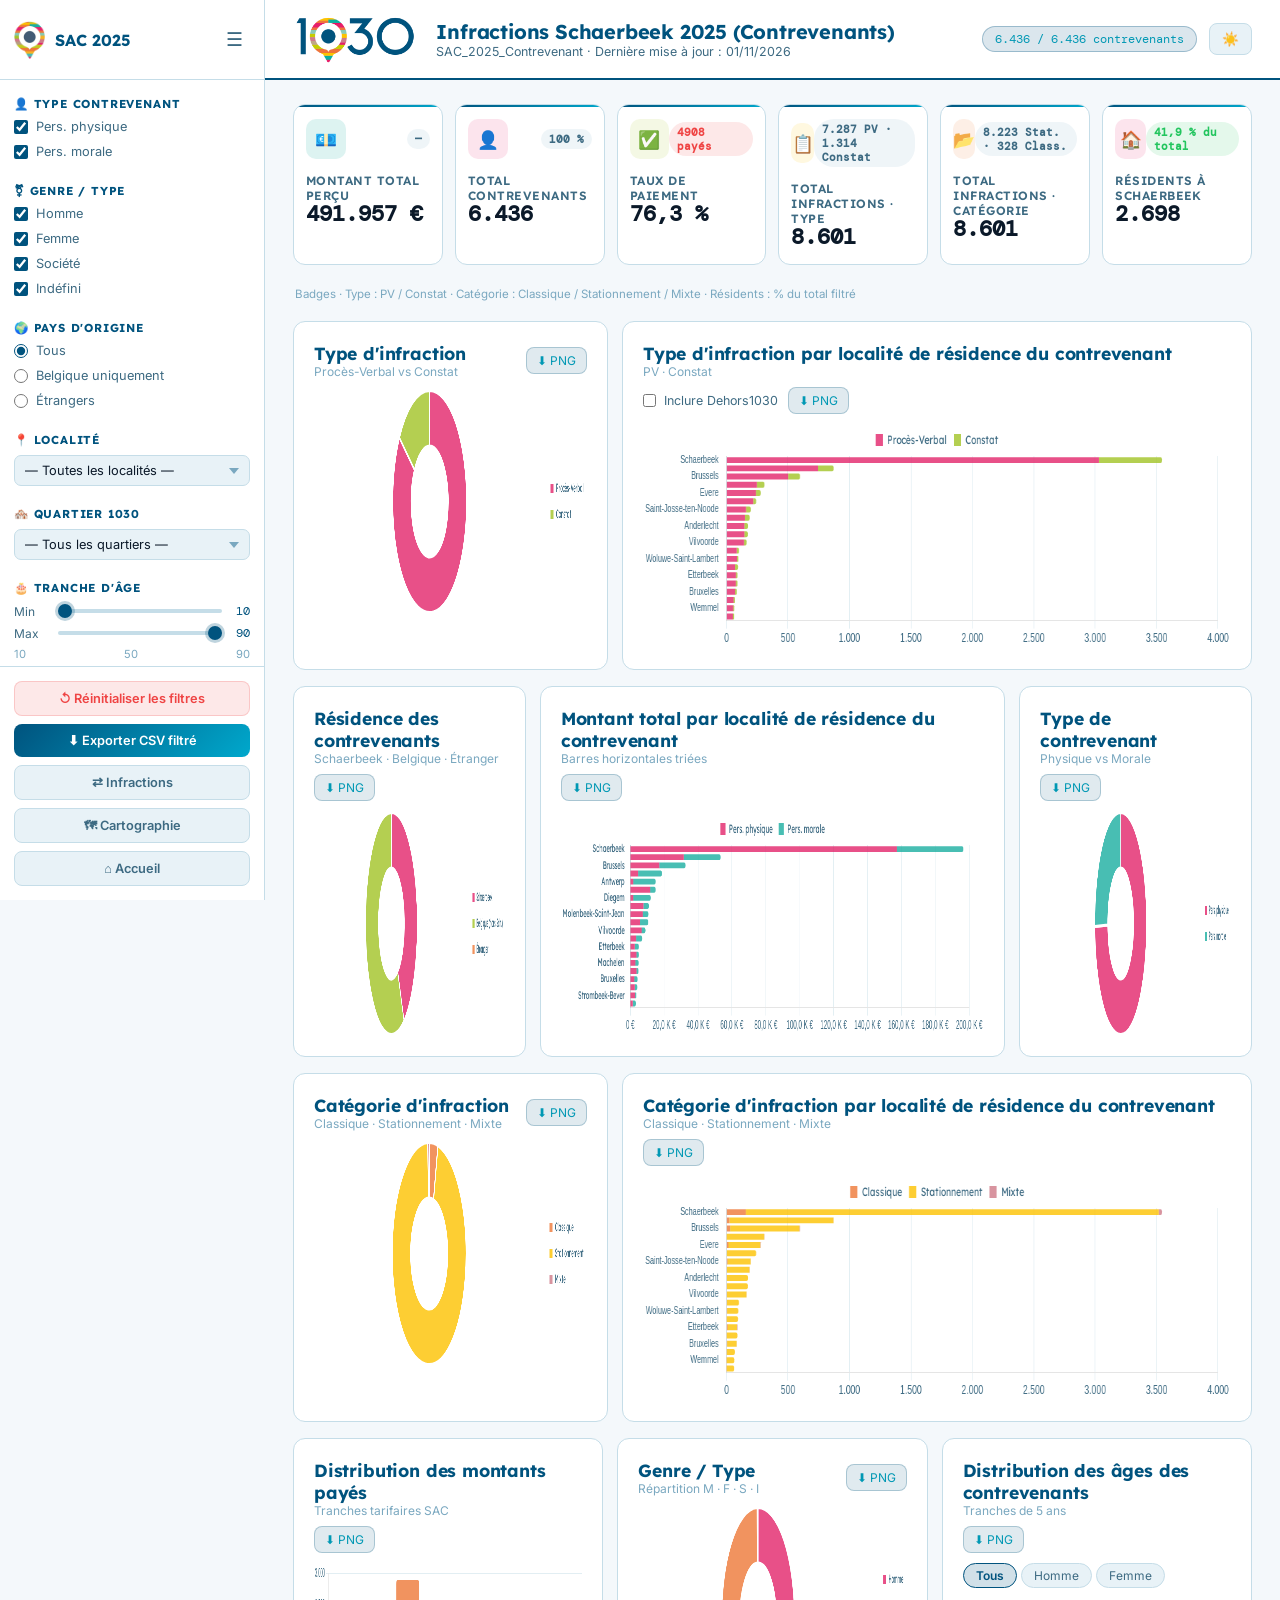
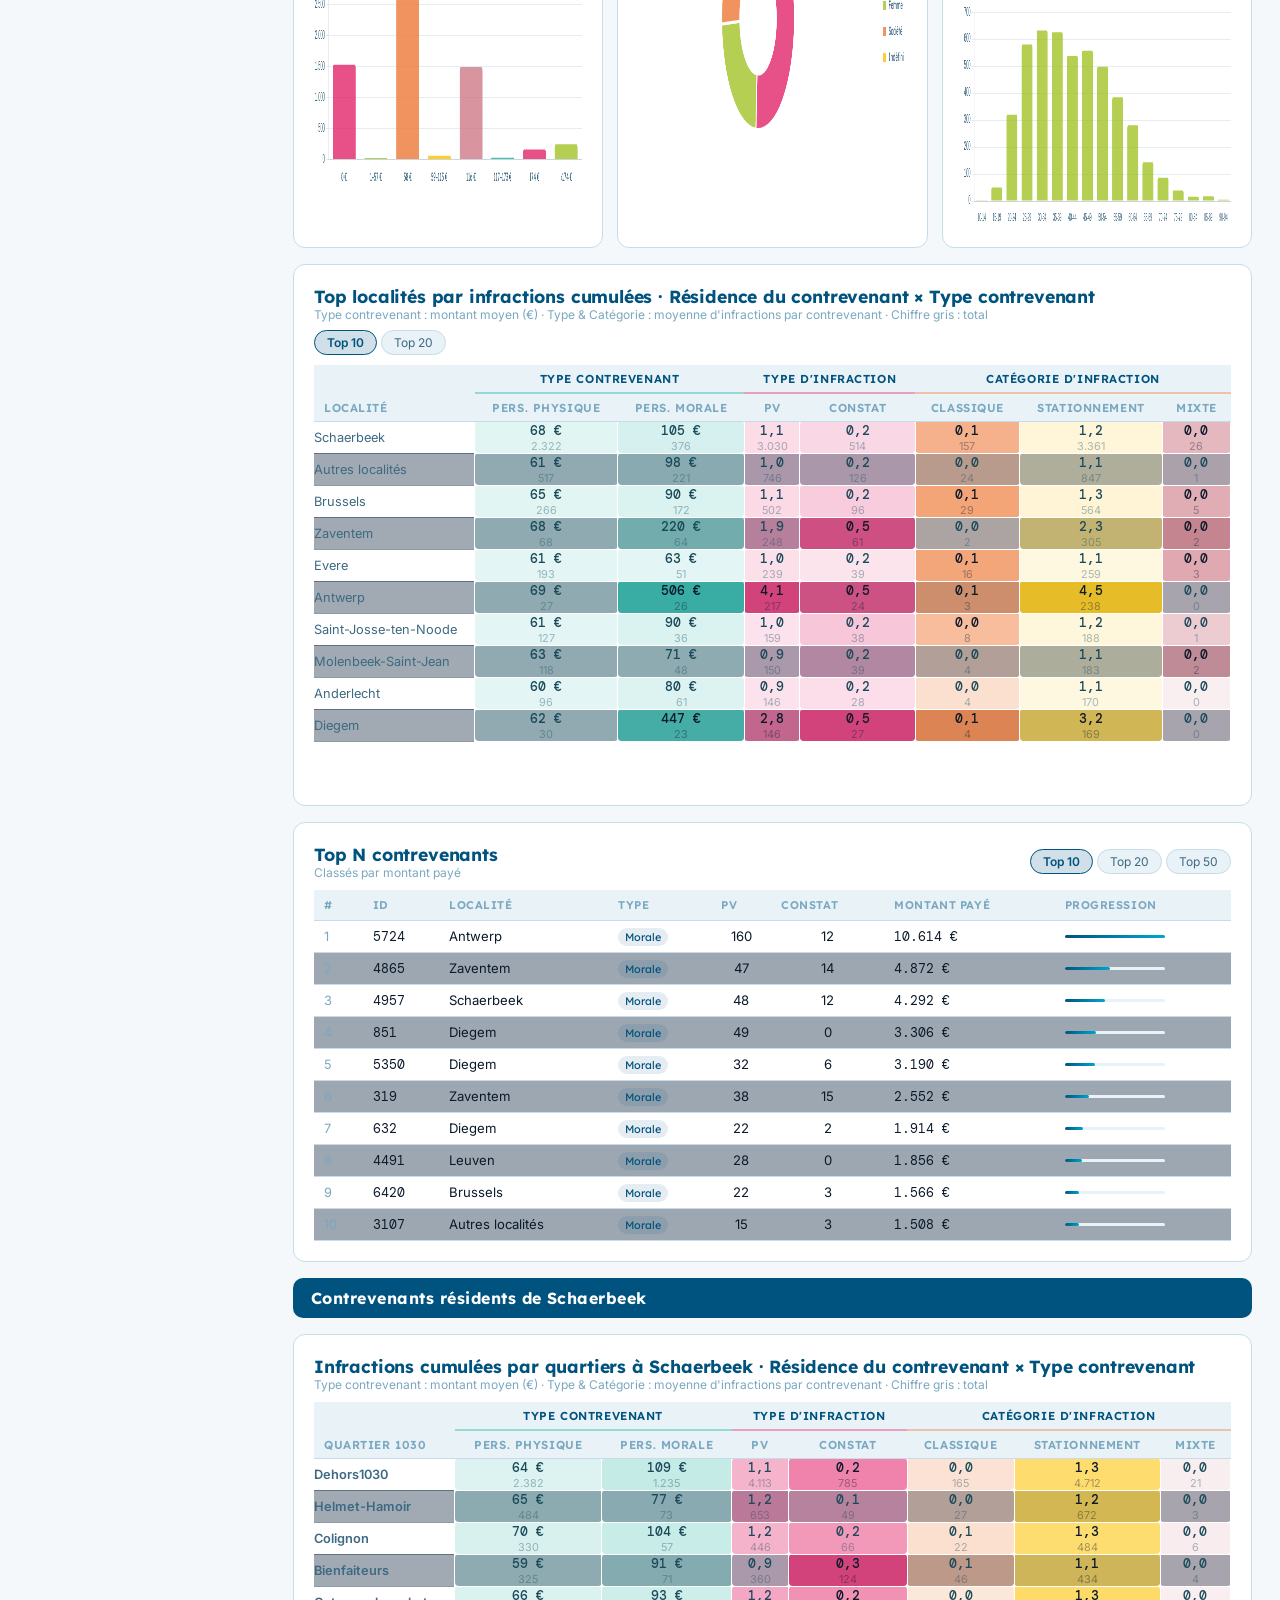
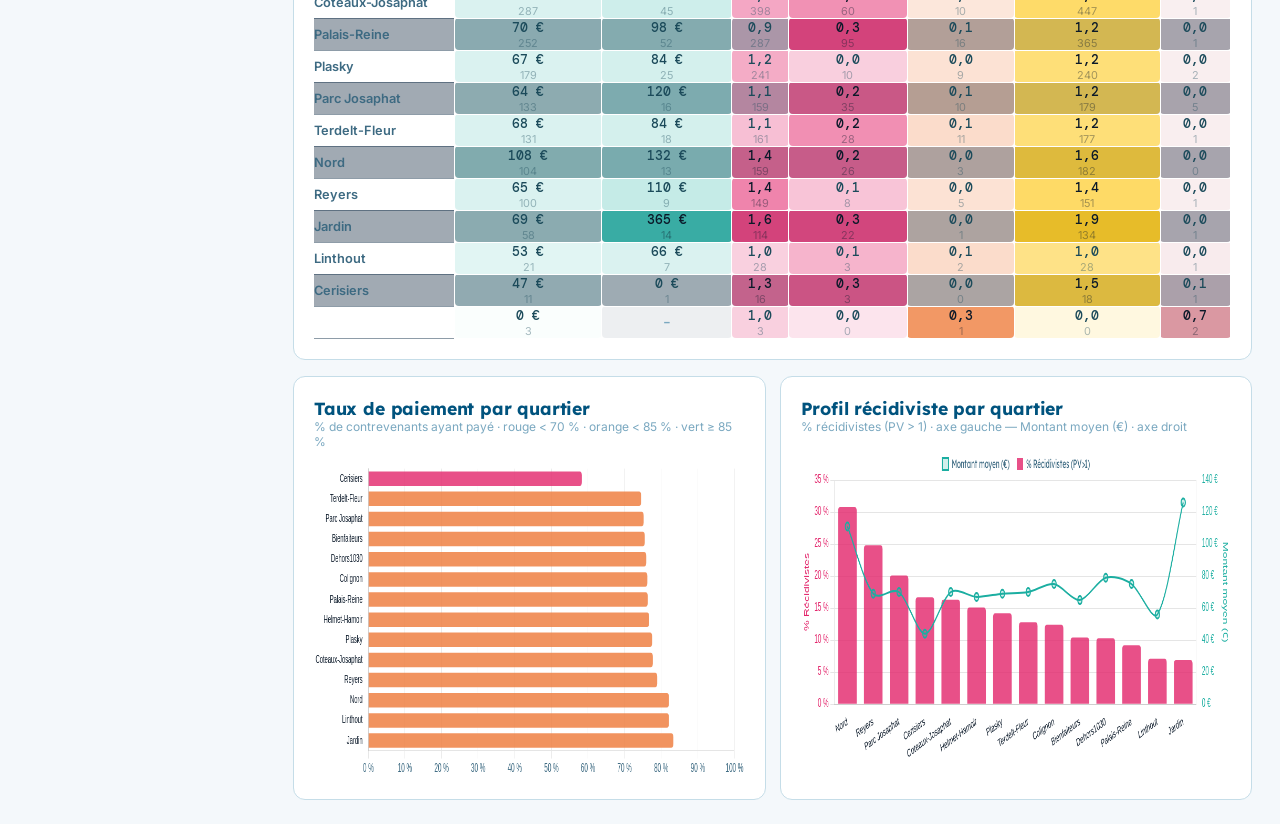
<file: SAC2025_Charts1030_Contrevenant.html>
﻿<!DOCTYPE html>
<html lang="fr">
<head>
<meta charset="UTF-8">
<meta name="viewport" content="width=device-width,initial-scale=1">
<title>SAC 2025 — Contrevenants · Schaerbeek 1030</title>
<link href="https://fonts.googleapis.com/css2?family=Lexend+Deca:wght@300;400;600;700&family=Inter:wght@400;500;600;700&family=DM+Mono:wght@400;500&display=swap" rel="stylesheet">
<script src="js/chart.umd.min.js"></script>
<link rel="stylesheet" href="css/styles1030.css">
</head>
<body class="light">
<div id="app">

<!-- SIDEBAR -->
<aside id="sidebar">
  <div class="sbh">
    <div class="logo-area">
      <!-- logo: images/1030_Icon.png -->
      <img src="images/1030_Icon.png" class="logo-icon" alt="1030">
      <span class="logo-txt">SAC 2025</span>
    </div>
    <button id="sbToggle" title="Réduire">☰</button>
  </div>

  <div class="sb-body">
    <!-- Type contrevenant -->
    <div class="sbf">
      <span class="sbf-label">👤 Type contrevenant</span>
      <div class="cbg">
        <label class="cb-row"><input type="checkbox" id="cbPhys" checked onchange="onTypeChange()"> Pers. physique</label>
        <label class="cb-row"><input type="checkbox" id="cbMor" checked onchange="onTypeChange()"> Pers. morale</label>
      </div>
    </div>

    <!-- Genre -->
    <div class="sbf">
      <span class="sbf-label">⚧ Genre / Type</span>
      <div class="cbg">
        <label class="cb-row"><input type="checkbox" class="cbGenre" value="M" checked onchange="onGenreChange()"> Homme</label>
        <label class="cb-row"><input type="checkbox" class="cbGenre" value="F" checked onchange="onGenreChange()"> Femme</label>
        <label class="cb-row"><input type="checkbox" class="cbGenre" value="S" checked onchange="onGenreChange()"> Société</label>
        <label class="cb-row"><input type="checkbox" class="cbGenre" value="I" checked onchange="onGenreChange()"> Indéfini</label>
      </div>
    </div>

    <!-- Pays -->
    <div class="sbf">
      <span class="sbf-label">🌍 Pays d'origine</span>
      <div class="cbg">
        <label class="cb-row"><input type="radio" name="rPays" value="all" checked onchange="onPaysChange()"> Tous</label>
        <label class="cb-row"><input type="radio" name="rPays" value="belgium" onchange="onPaysChange()"> Belgique uniquement</label>
        <label class="cb-row"><input type="radio" name="rPays" value="autres" onchange="onPaysChange()"> Étrangers</label>
      </div>
    </div>

    <!-- Localité dropdown -->
    <div class="sbf">
      <span class="sbf-label">📍 Localité</span>
      <select id="locSearch" onchange="onLocSearch()">
        <option value="">— Toutes les localités —</option>
      </select>
      <div id="locCount" style="font-size:.7rem;color:var(--t3);margin-top:4px"></div>
    </div>

    <!-- Quartier 1030 -->
    <div class="sbf">
      <span class="sbf-label">🏘️ Quartier 1030</span>
      <select id="quartierFilter" onchange="onQuartierChange()">
        <option value="all">— Tous les quartiers —</option>
        <option value="Dehors1030">Dehors1030</option>
        <option value="Bienfaiteurs">Bienfaiteurs</option>
        <option value="Cerisiers">Cerisiers</option>
        <option value="Colignon">Colignon</option>
        <option value="Coteaux-Josaphat">Coteaux-Josaphat</option>
        <option value="Helmet-Hamoir">Helmet-Hamoir</option>
        <option value="Jardin">Jardin</option>
        <option value="Linthout">Linthout</option>
        <option value="Nord">Nord</option>
        <option value="Palais-Reine">Palais-Reine</option>
        <option value="Parc Josaphat">Parc Josaphat</option>
        <option value="Plasky">Plasky</option>
        <option value="Reyers">Reyers</option>
        <option value="Terdelt-Fleur">Terdelt-Fleur</option>
      </select>
    </div>

    <!-- Âge -->
    <div class="sbf">
      <span class="sbf-label">🎂 Tranche d'âge</span>
      <div class="slr"><label>Min</label><input type="range" id="rAgeMin" min="10" max="90" value="10" oninput="onAgeChange()"><span class="rv" id="ageMinLbl">10</span></div>
      <div class="slr"><label>Max</label><input type="range" id="rAgeMax" min="10" max="90" value="90" oninput="onAgeChange()"><span class="rv" id="ageMaxLbl">90</span></div>
      <div class="rl"><span>10</span><span>50</span><span>90</span></div>
    </div>

    <!-- Montant -->
    <div class="sbf">
      <span class="sbf-label">💶 Montant payé (€)</span>
      <div class="slr"><label>Min</label><input type="range" id="rMntMin" min="0" max="10614" value="0" step="10" oninput="onMontantChange()"><span class="rv" id="mntMinLbl">0</span></div>
      <div class="slr"><label>Max</label><input type="range" id="rMntMax" min="0" max="10614" value="10614" step="10" oninput="onMontantChange()"><span class="rv" id="mntMaxLbl">10.614</span></div>
      <div class="rl"><span>0 €</span><span>5.307 €</span><span>10.614 €</span></div>
    </div>

    <!-- Chips filtres actifs -->
    <div class="sbf">
      <span class="sbf-label">Filtres actifs</span>
      <div id="chips"></div>
    </div>
  </div>

  <div class="sb-btns">
    <button class="sb-btn" onclick="resetAll()">↺ Réinitialiser les filtres</button>
    <button class="sb-btn primary" onclick="exportCSV()">⬇ Exporter CSV filtré</button>
    <a class="bnav" href="SAC2025_Charts1030_Infractions.html">⇄ Infractions</a>
    <a class="bnav" href="SAC_Carte_Infractions1030.html">🗺 Cartographie</a>
    <a class="bnav" href="index.html">⌂ Accueil</a>
  </div>
</aside>

<!-- MAIN -->
<div id="main">
  <!-- HEADER -->
  <header id="hdr">
    <div class="hdr-left">
      <img src="images/schaerbeek1030_logo.png" class="hdr-logo" alt="Schaerbeek 1030">
      <div>
        <div class="hdr-title">Infractions Schaerbeek 2025 (Contrevenants)</div>
        <div class="hdr-sub">SAC_2025_Contrevenant · Dernière mise à jour : 01/11/2026</div>
      </div>
    </div>
    <div class="hdr-right">
      <span id="badge">6.436 / 6.436 contrevenants</span>
      <button id="themeBtn" title="Thème clair/sombre">☀️</button>
    </div>
  </header>

  <!-- CONTENT -->
  <div id="content">

    <!-- KPI ROW 1 : 4 KPIs -->
    <div class="kg">
      <div class="kc">
        <div class="kc-top">
          <div class="kico tl">💶</div>
          <div class="kbdgs">
            <span class="kbdg nu" id="k1b1">—</span>
          </div>
        </div>
        <div class="kc-label">Montant total perçu</div>
        <div class="kc-val" id="k1v">—</div>
      </div>
      <div class="kc">
        <div class="kc-top">
          <div class="kico pk">👤</div>
          <div class="kbdgs">
            <span class="kbdg nu" id="k2b1">—</span>
          </div>
        </div>
        <div class="kc-label">Total contrevenants</div>
        <div class="kc-val" id="k2v">—</div>
      </div>
      <div class="kc">
        <div class="kc-top">
          <div class="kico gr">✅</div>
          <div class="kbdgs">
            <span class="kbdg nu" id="k3b1">—</span>
          </div>
        </div>
        <div class="kc-label">Taux de paiement</div>
        <div class="kc-val" id="k3v">—</div>
      </div>
      <div class="kc">
        <div class="kc-top">
          <div class="kico yw">📋</div>
          <div class="kbdgs">
            <span class="kbdg nu" id="k4b1">—</span>
          </div>
        </div>
        <div class="kc-label">Total infractions · Type</div>
        <div class="kc-val" id="k4v">—</div>
      </div>
      <div class="kc">
        <div class="kc-top">
          <div class="kico or">📂</div>
          <div class="kbdgs">
            <span class="kbdg nu" id="k5b1">—</span>
          </div>
        </div>
        <div class="kc-label">Total infractions · Catégorie</div>
        <div class="kc-val" id="k5v">—</div>
      </div>
      <div class="kc">
        <div class="kc-top">
          <div class="kico pk">🏠</div>
          <div class="kbdgs">
            <span class="kbdg nu" id="k6b1">—</span>
          </div>
        </div>
        <div class="kc-label">Résidents à Schaerbeek</div>
        <div class="kc-val" id="k6v">—</div>
      </div>
    </div>
    <div class="knote">Badges · Type : PV / Constat · Catégorie : Classique / Stationnement / Mixte · Résidents : % du total filtré</div>

    <!-- ROW A : G4a donut + G5a barres (type d'infraction) -->
    <div class="grid-1-2">
      <div class="card">
        <div class="card-hdr">
          <div><div class="card-title">Type d'infraction</div><div class="card-sub">Procès-Verbal vs Constat</div></div>
          <button class="dl-btn" onclick="dlChart('g4c','type_infraction')">⬇ PNG</button>
        </div>
        <div class="chart-wrap" style="height:225px"><canvas id="g4c"></canvas></div>
      </div>
      <div class="card">
        <div class="card-hdr">
          <div><div class="card-title">Type d'infraction par localité de résidence du contrevenant</div><div class="card-sub">PV · Constat</div></div>
          <div style="display:flex;align-items:center;gap:10px">
            <label class="toggle-row"><input type="checkbox" id="toggleDehors" onchange="g5(getFiltered());g5b(getFiltered())"> Inclure Dehors1030</label>
            <button class="dl-btn" onclick="dlChart('g5c','type_infraction_localite')">⬇ PNG</button>
          </div>
        </div>
        <div class="chart-wrap" style="height:225px"><canvas id="g5c"></canvas></div>
      </div>
    </div>

    <!-- ROW B : G0 + G3 + G1 -->
    <div class="grid-1-2-1">
      <div class="card">
        <div class="card-hdr">
          <div><div class="card-title">Résidence des contrevenants</div><div class="card-sub">Schaerbeek · Belgique · Étranger</div></div>
          <button class="dl-btn" onclick="dlChart('g0c','residence_contrevenants')">⬇ PNG</button>
        </div>
        <div class="chart-wrap" style="height:225px"><canvas id="g0c"></canvas></div>
      </div>
      <div class="card">
        <div class="card-hdr">
          <div><div class="card-title">Montant total par localité de résidence du contrevenant</div><div class="card-sub">Barres horizontales triées</div></div>
          <button class="dl-btn" onclick="dlChart('g3c','montant_quartier')">⬇ PNG</button>
        </div>
        <div class="chart-wrap" style="height:225px"><canvas id="g3c"></canvas></div>
      </div>
      <div class="card">
        <div class="card-hdr">
          <div><div class="card-title">Type de contrevenant</div><div class="card-sub">Physique vs Morale</div></div>
          <button class="dl-btn" onclick="dlChart('g1c','type_contrevenant')">⬇ PNG</button>
        </div>
        <div class="chart-wrap" style="height:225px"><canvas id="g1c"></canvas></div>
      </div>
    </div>

    <!-- ROW C : G4b donut + G5b barres (catégorie d'infraction) -->
    <div class="grid-1-2">
      <div class="card">
        <div class="card-hdr">
          <div><div class="card-title">Catégorie d'infraction</div><div class="card-sub">Classique · Stationnement · Mixte</div></div>
          <button class="dl-btn" onclick="dlChart('g4bc','categorie_infraction')">⬇ PNG</button>
        </div>
        <div class="chart-wrap" style="height:225px"><canvas id="g4bc"></canvas></div>
      </div>
      <div class="card">
        <div class="card-hdr">
          <div><div class="card-title">Catégorie d'infraction par localité de résidence du contrevenant</div><div class="card-sub">Classique · Stationnement · Mixte</div></div>
          <button class="dl-btn" onclick="dlChart('g5bc','categorie_infraction_localite')">⬇ PNG</button>
        </div>
        <div class="chart-wrap" style="height:225px"><canvas id="g5bc"></canvas></div>
      </div>
    </div>

    <!-- ROW D : G6 + G2 + G8 -->
    <div class="grid3">
      <div class="card">
        <div class="card-hdr">
          <div><div class="card-title">Distribution des montants payés</div><div class="card-sub">Tranches tarifaires SAC</div></div>
          <button class="dl-btn" onclick="dlChart('g6c','distribution_montants')">⬇ PNG</button>
        </div>
        <div class="chart-wrap" style="height:225px"><canvas id="g6c"></canvas></div>
      </div>
      <div class="card">
        <div class="card-hdr">
          <div><div class="card-title">Genre / Type</div><div class="card-sub">Répartition M · F · S · I</div></div>
          <button class="dl-btn" onclick="dlChart('g2c','genre_type')">⬇ PNG</button>
        </div>
        <div class="chart-wrap" style="height:225px"><canvas id="g2c"></canvas></div>
      </div>
      <div class="card">
        <div class="card-hdr">
          <div><div class="card-title">Distribution des âges des contrevenants</div><div class="card-sub">Tranches de 5 ans</div></div>
          <button class="dl-btn" onclick="dlChart('g8c','distribution_ages')">⬇ PNG</button>
        </div>
        <div class="pill-row" style="margin-bottom:4px">
          <button class="pill active" onclick="setG8Pill(this,'Tous')">Tous</button>
          <button class="pill" onclick="setG8Pill(this,'M')">Homme</button>
          <button class="pill" onclick="setG8Pill(this,'F')">Femme</button>
        </div>
        <div class="chart-wrap" style="height:225px"><canvas id="g8c"></canvas></div>
      </div>
    </div>

    <!-- ROW F : G9 completo -->
    <div class="card">
      <div class="card-hdr">
        <div><div class="card-title">Top localités par infractions cumulées · Résidence du contrevenant × Type contrevenant</div><div class="card-sub">Type contrevenant : montant moyen (€) · Type &amp; Catégorie : moyenne d'infractions par contrevenant · Chiffre gris : total</div></div>
        <div class="pill-row">
          <button class="pill active" onclick="setG9Top(this,10)">Top 10</button>
          <button class="pill" onclick="setG9Top(this,20)">Top 20</button>
        </div>
      </div>
      <div id="g9" style="overflow-x:auto"></div>
    </div>


    <!-- ROW H : G11 — déplacé après G9 -->
    <div class="card">
      <div class="card-hdr">
        <div><div class="card-title">Top N contrevenants</div><div class="card-sub">Classés par montant payé</div></div>
        <div class="pill-row">
          <button class="pill active" onclick="setTopN(this,10)">Top 10</button>
          <button class="pill" onclick="setTopN(this,20)">Top 20</button>
          <button class="pill" onclick="setTopN(this,50)">Top 50</button>
        </div>
      </div>
      <div id="g11" style="overflow-x:auto"></div>
    </div>

    <!-- SECTION : Résidents de Schaerbeek -->
    <div class="section-hdr">Contrevenants résidents de Schaerbeek</div>

    <!-- ROW G9b : Heatmap par Quartier 1030 -->
    <div class="card">
      <div class="card-hdr">
        <div><div class="card-title">Infractions cumulées par quartiers à Schaerbeek · Résidence du contrevenant × Type contrevenant</div><div class="card-sub">Type contrevenant : montant moyen (€) · Type &amp; Catégorie : moyenne d'infractions par contrevenant · Chiffre gris : total</div></div>
      </div>
      <div id="g9b" style="overflow-x:auto"></div>
    </div>

    <!-- ROW G12-G13 : Taux paiement + Profil récidiviste par quartier -->
    <div class="grid2">
      <div class="card">
        <div class="card-hdr">
          <div>
            <div class="card-title">Taux de paiement par quartier</div>
            <div class="card-sub">% de contrevenants ayant payé · rouge &lt; 70 % · orange &lt; 85 % · vert ≥ 85 %</div>
          </div>
        </div>
        <div style="height:320px;position:relative"><canvas id="g12c"></canvas></div>
      </div>
      <div class="card">
        <div class="card-hdr">
          <div>
            <div class="card-title">Profil récidiviste par quartier</div>
            <div class="card-sub">% récidivistes (PV &gt; 1) · axe gauche — Montant moyen (€) · axe droit</div>
          </div>
        </div>
        <div style="height:320px;position:relative"><canvas id="g13c"></canvas></div>
      </div>
    </div>

  </div><!-- /content -->
</div><!-- /main -->
</div><!-- /app -->

<script>const SAC_YEAR = 2025;</script>
<script src="data/SAC2025_Contrevenant_Data.js"></script>
<script src="js/dashboard_contrevenant.js"></script>
</body>
</html>
</file>
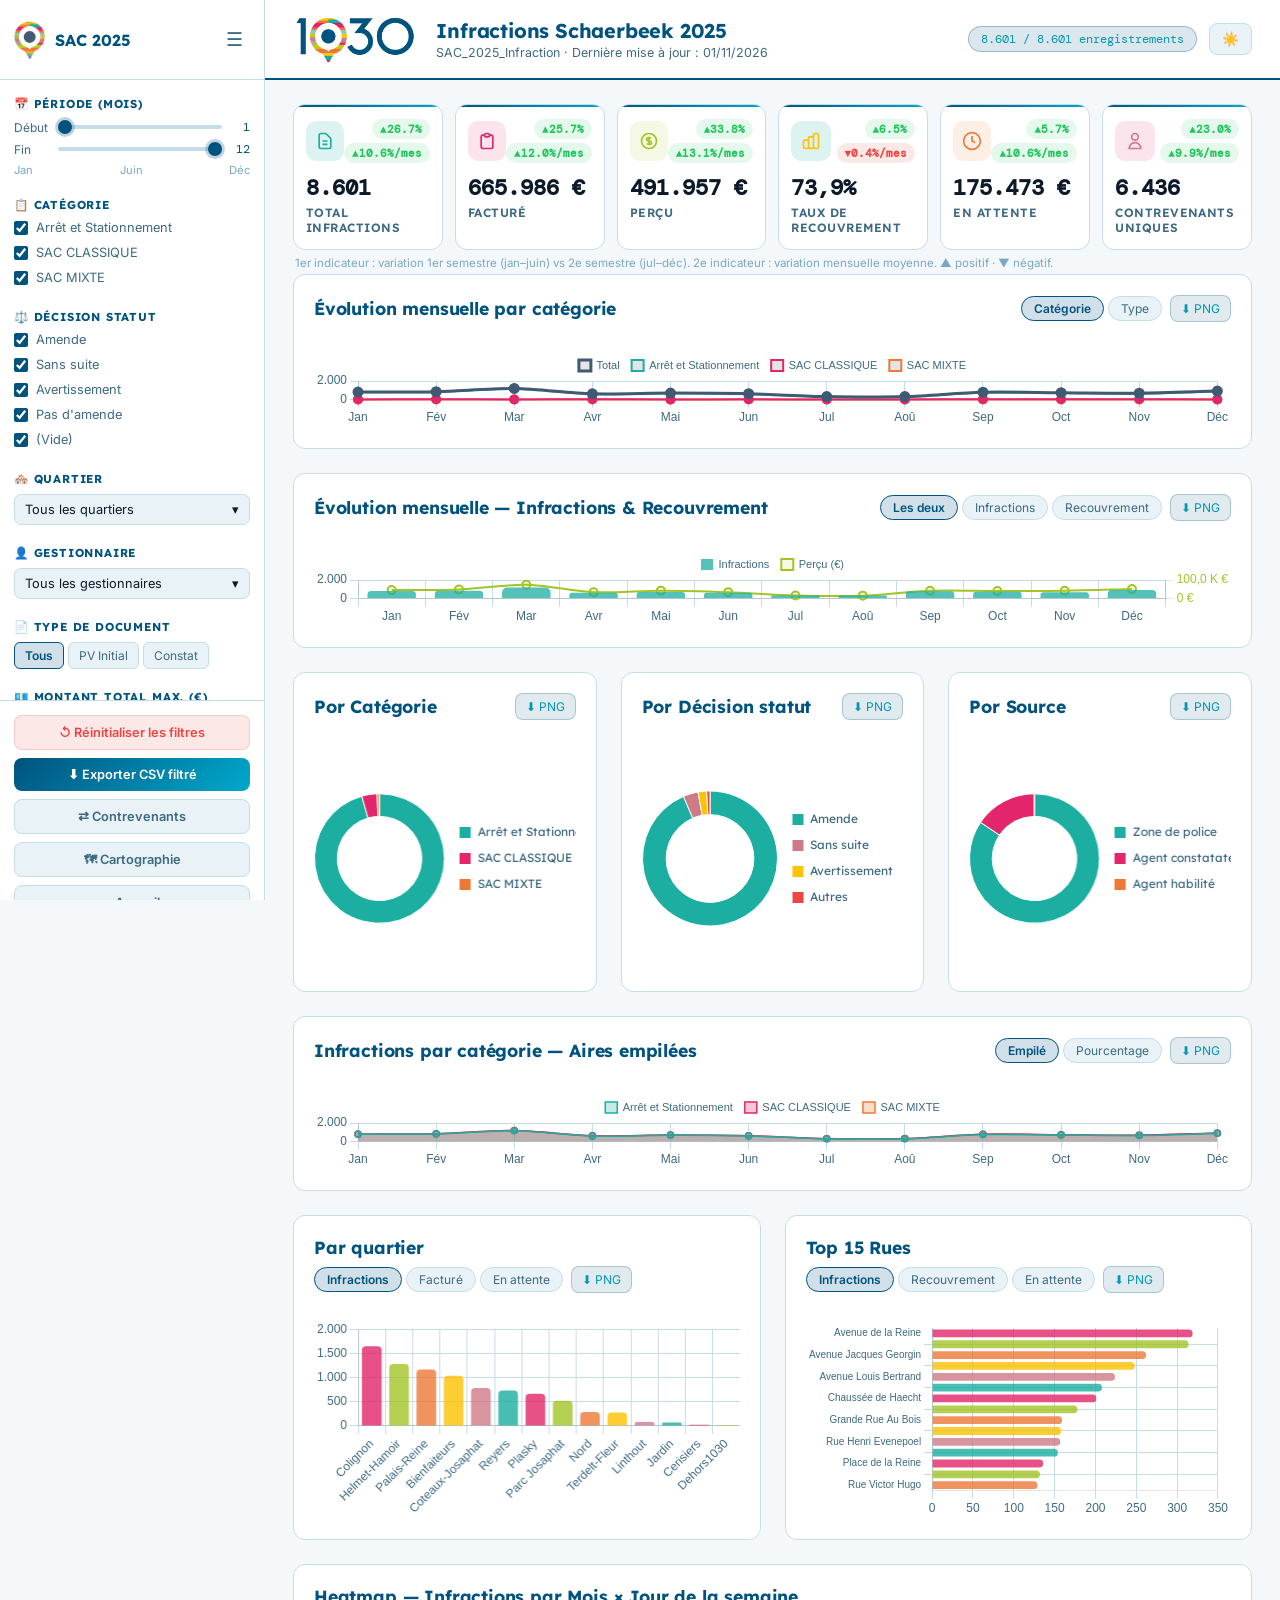
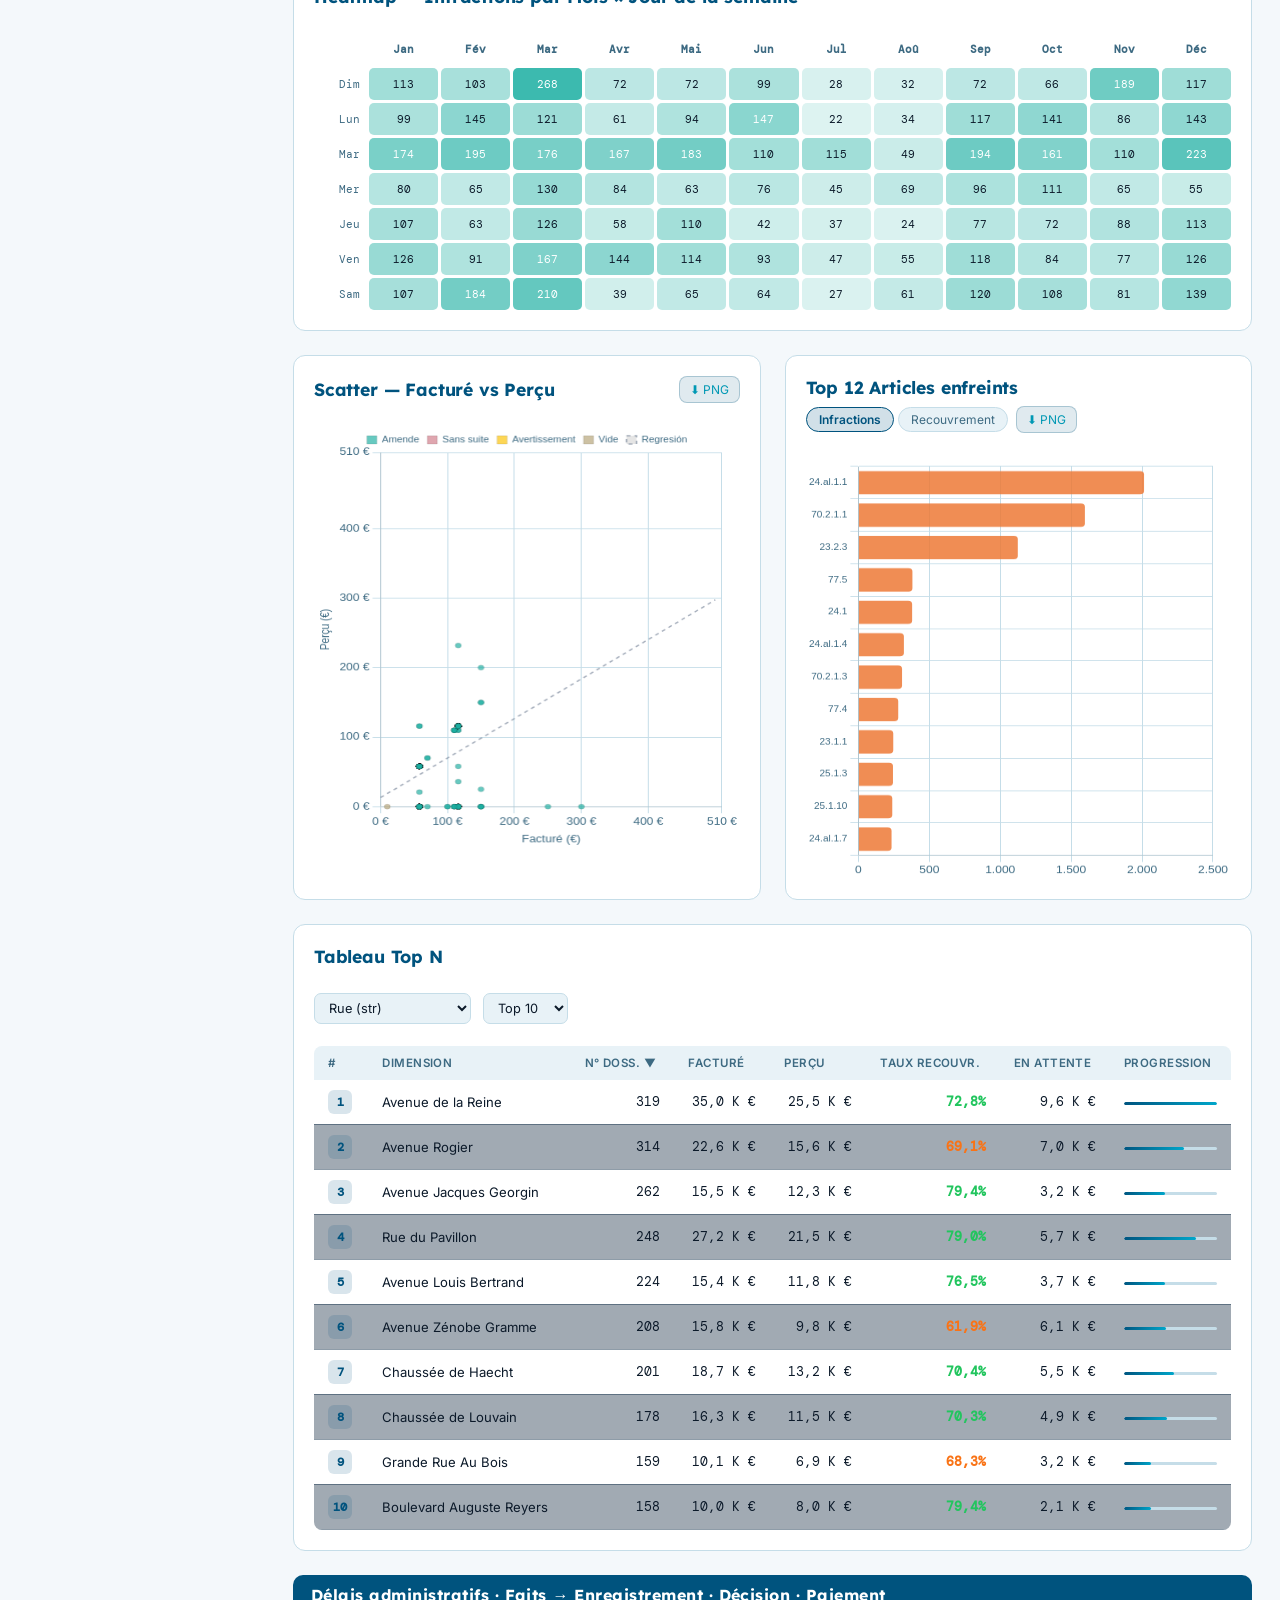
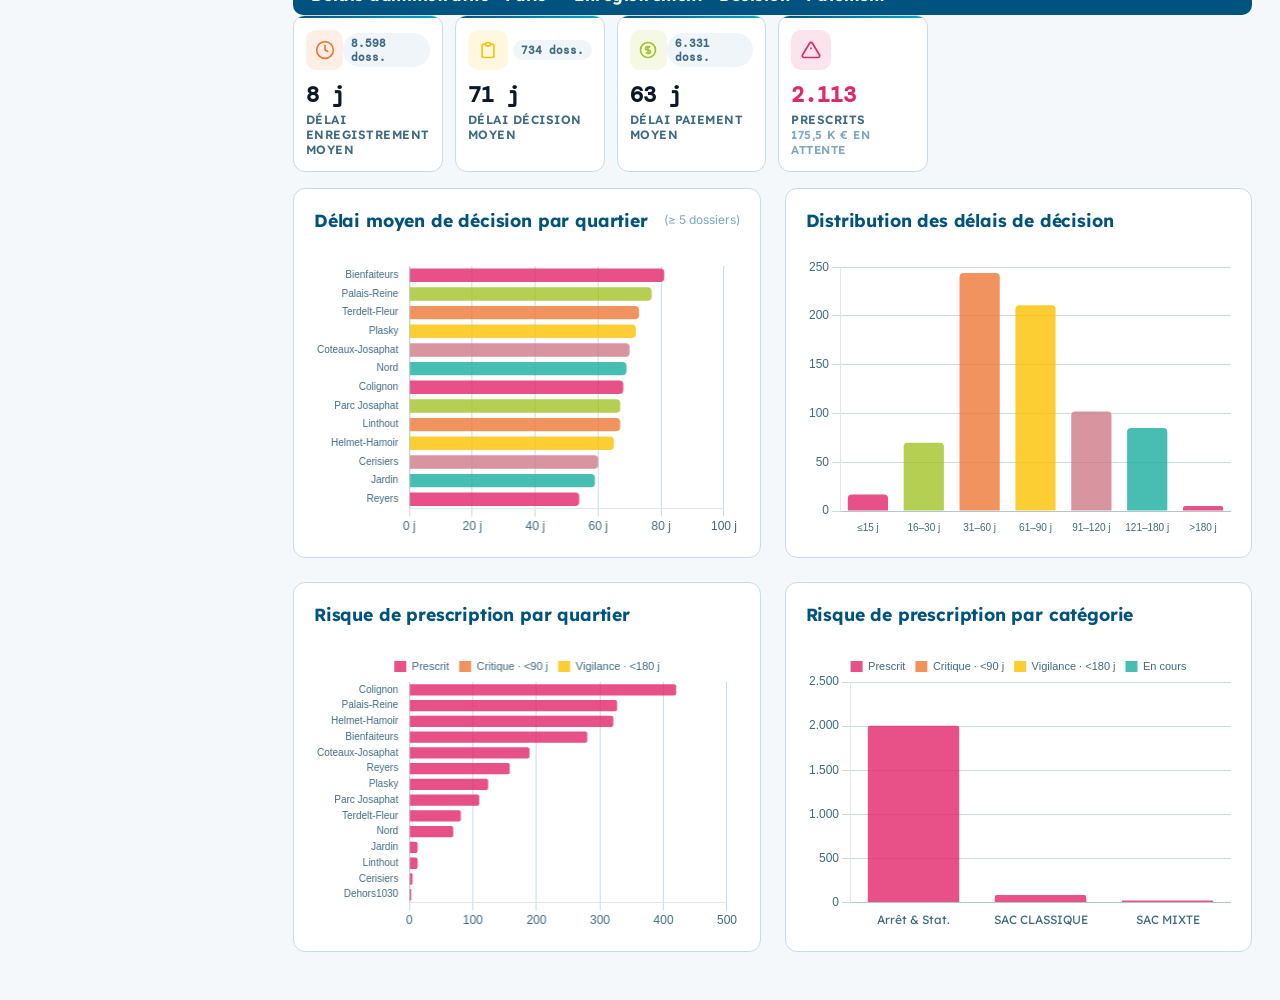
<file: SAC2025_Charts1030_Infractions.html>
﻿<!DOCTYPE html>
<html lang="fr">
<head>
<meta charset="UTF-8">
<meta name="viewport" content="width=device-width, initial-scale=1.0">
<title>Dashboard SAC 2025 — Infractions Schaerbeek</title>
<link rel="preconnect" href="https://fonts.googleapis.com">
<link rel="preconnect" href="https://fonts.gstatic.com" crossorigin>
<link href="https://fonts.googleapis.com/css2?family=Inter:wght@400;500;600;700&family=DM+Mono:wght@400;500&family=Lexend+Deca:wght@300;400;600;700&display=swap" rel="stylesheet">
<link rel="stylesheet" href="css/styles1030.css">
</head>
<body class="light">
<div id="app">
<nav id="sidebar">
  <div class="sbh">
    <div class="logo-area">
      <img src="images/1030_Icon.png" class="logo-icon" alt="1030">
      <span class="logo-txt">SAC 2025</span>
    </div>
    <button class="tbtn" id="sbtog">☰</button>
  </div>
  <div class="sbc" id="sbcnt">
    <div class="fls">
      <span class="fll">📅 Période (mois)</span>
      <div class="slr"><label>Début</label><input type="range" id="mS" min="1" max="12" value="1"><span class="rv" id="mSv">1</span></div>
      <div class="slr"><label>Fin</label><input type="range" id="mE" min="1" max="12" value="12"><span class="rv" id="mEv">12</span></div>
      <div class="rl"><span>Jan</span><span>Juin</span><span>Déc</span></div>
    </div>
    <div class="fls">
      <span class="fll">📋 Catégorie</span>
      <div class="cbg" id="cbcat">
        <label class="cbi"><input type="checkbox" value="Arrêt et Stationnement" checked> Arrêt et Stationnement</label>
        <label class="cbi"><input type="checkbox" value="SAC CLASSIQUE" checked> SAC CLASSIQUE</label>
        <label class="cbi"><input type="checkbox" value="SAC MIXTE" checked> SAC MIXTE</label>
      </div>
    </div>
    <div class="fls">
      <span class="fll">⚖️ Décision statut</span>
      <div class="cbg" id="cbstat">
        <label class="cbi"><input type="checkbox" value="Amende" checked> Amende</label>
        <label class="cbi"><input type="checkbox" value="Sans suite" checked> Sans suite</label>
        <label class="cbi"><input type="checkbox" value="Avertissement" checked> Avertissement</label>
        <label class="cbi"><input type="checkbox" value="Pas d'amende" checked> Pas d'amende</label>
        <label class="cbi"><input type="checkbox" value="" checked> (Vide)</label>
      </div>
    </div>
    <div class="fls">
      <span class="fll">🏘️ Quartier</span>
      <div class="msd">
        <div class="mst" id="qrtT"><span id="qrtL">Tous les quartiers</span><span>▾</span></div>
        <div class="msdp" id="qrtD">
          <div class="mso" data-v="__all__"><input type="checkbox" checked> Tous</div>
          <div class="mso" data-v="Bienfaiteurs"><input type="checkbox" checked> Bienfaiteurs</div>
          <div class="mso" data-v="Cerisiers"><input type="checkbox" checked> Cerisiers</div>
          <div class="mso" data-v="Colignon"><input type="checkbox" checked> Colignon</div>
          <div class="mso" data-v="Coteaux-Josaphat"><input type="checkbox" checked> Coteaux-Josaphat</div>
          <div class="mso" data-v="Helmet-Hamoir"><input type="checkbox" checked> Helmet-Hamoir</div>
          <div class="mso" data-v="Jardin"><input type="checkbox" checked> Jardin</div>
          <div class="mso" data-v="Linthout"><input type="checkbox" checked> Linthout</div>
          <div class="mso" data-v="Nord"><input type="checkbox" checked> Nord</div>
          <div class="mso" data-v="Palais-Reine"><input type="checkbox" checked> Palais-Reine</div>
          <div class="mso" data-v="Parc Josaphat"><input type="checkbox" checked> Parc Josaphat</div>
          <div class="mso" data-v="Plasky"><input type="checkbox" checked> Plasky</div>
          <div class="mso" data-v="Reyers"><input type="checkbox" checked> Reyers</div>
          <div class="mso" data-v="Terdelt-Fleur"><input type="checkbox" checked> Terdelt-Fleur</div>
          <div class="mso" data-v="Dehors1030"><input type="checkbox" checked> Dehors1030</div>
        </div>
      </div>
    </div>
    <div class="fls">
      <span class="fll">👤 Gestionnaire</span>
      <div class="msd">
        <div class="mst" id="mgrT"><span id="mgrL">Tous les gestionnaires</span><span>▾</span></div>
        <div class="msdp" id="mgrD">
          <div class="mso" data-v="__all__"><input type="checkbox" checked> Tous</div>
          <div class="mso" data-v="M0000"><input type="checkbox" checked> M0000</div>
          <div class="mso" data-v="M3GQ6"><input type="checkbox" checked> M3GQ6</div>
          <div class="mso" data-v="M711T"><input type="checkbox" checked> M711T</div>
          <div class="mso" data-v="MBR7G"><input type="checkbox" checked> MBR7G</div>
          <div class="mso" data-v="MEAS9"><input type="checkbox" checked> MEAS9</div>
          <div class="mso" data-v="ML6DZ"><input type="checkbox" checked> ML6DZ</div>
          <div class="mso" data-v="MUF01"><input type="checkbox" checked> MUF01</div>
        </div>
      </div>
    </div>
    <div class="fls">
      <span class="fll">📄 Type de document</span>
      <div class="tgg" id="tpfil">
        <button class="tgb act" data-v="">Tous</button>
        <button class="tgb" data-v="Procès-verbal initial">PV Initial</button>
        <button class="tgb" data-v="Constat">Constat</button>
      </div>
    </div>
    <div class="fls">
      <span class="fll">💶 Montant total max. (€)</span>
      <div class="slr"><label>Max</label><input type="range" id="mxT" min="0" max="500" value="500" step="10"><span class="rv" id="mxTv">500</span></div>
      <div class="rl"><span>0€</span><span>250€</span><span>500€</span></div>
    </div>
    <div class="fls">
      <span class="fll">Filtres actifs</span>
      <div class="chips" id="chipsA"></div>
    </div>
  </div>
  <div class="sbf">
    <button class="brst" id="brst">↺ Réinitialiser les filtres</button>
    <button class="bexp" id="bexp">⬇ Exporter CSV filtré</button>
    <a class="bnav" href="SAC2025_Charts1030_Contrevenant.html">⇄ Contrevenants</a>
    <a class="bnav" href="SAC_Carte_Infractions1030.html">🗺 Cartographie</a>
    <a class="bnav" href="index.html">⌂ Accueil</a>
  </div>
</nav>

<div id="main">
  <header id="hdr">
    <div class="hdl">
      <img src="images/schaerbeek1030_logo.png" class="hdr-logo" alt="1030 Schaerbeek">
      <div class="hdtt">
        <div class="hdt">Infractions Schaerbeek 2025</div>
        <div class="hds">SAC_2025_Infraction · Dernière mise à jour : 01/11/2026</div>
      </div>
    </div>
    <div class="hdr2">
      <div id="rbdg">— / 8.601 enregistrements</div>
      <button class="thbtn" id="thbtn">☀️</button>
    </div>
  </header>

  <div id="cnt">
    <div class="kg">
      <div class="kc" id="k0">
        <div class="ktop"><div class="kico bl"><svg width="20" height="20" fill="none" viewBox="0 0 24 24" stroke="#1BAEA1" stroke-width="2"><path d="M9 12h6m-6 4h6m2 5H7a2 2 0 01-2-2V5a2 2 0 012-2h5.586a1 1 0 01.707.293l5.414 5.414A1 1 0 0119 9.414V19a2 2 0 01-2 2z"/></svg></div><div class="kbdgs"><span class="kbdg nu" id="k0b">—</span><span class="kbdg nu" id="k0m">—</span></div></div>
        <div class="kval" id="k0v">—</div><div class="klbl">Total infractions</div>
      </div>
      <div class="kc" id="k1">
        <div class="ktop"><div class="kico pu"><svg width="20" height="20" fill="none" viewBox="0 0 24 24" stroke="#E3256B" stroke-width="2"><path d="M9 5H7a2 2 0 00-2 2v12a2 2 0 002 2h10a2 2 0 002-2V7a2 2 0 00-2-2h-2M9 5a2 2 0 002 2h2a2 2 0 002-2M9 5a2 2 0 012-2h2a2 2 0 012 2"/></svg></div><div class="kbdgs"><span class="kbdg nu" id="k1b">—</span><span class="kbdg nu" id="k1m">—</span></div></div>
        <div class="kval" id="k1v">—</div><div class="klbl">Facturé</div>
      </div>
      <div class="kc" id="k2">
        <div class="ktop"><div class="kico gr"><svg width="20" height="20" fill="none" viewBox="0 0 24 24" stroke="#A2C426" stroke-width="2"><path d="M12 8c-1.657 0-3 .895-3 2s1.343 2 3 2 3 .895 3 2-1.343 2-3 2m0-8c1.11 0 2.08.402 2.599 1M12 8V7m0 1v8m0 0v1m0-1c-1.11 0-2.08-.402-2.599-1M21 12a9 9 0 11-18 0 9 9 0 0118 0z"/></svg></div><div class="kbdgs"><span class="kbdg nu" id="k2b">—</span><span class="kbdg nu" id="k2m">—</span></div></div>
        <div class="kval" id="k2v">—</div><div class="klbl">Perçu</div>
      </div>
      <div class="kc" id="k3">
        <div class="ktop"><div class="kico tl"><svg width="20" height="20" fill="none" viewBox="0 0 24 24" stroke="#FDC200" stroke-width="2"><path d="M9 19v-6a2 2 0 00-2-2H5a2 2 0 00-2 2v6a2 2 0 002 2h2a2 2 0 002-2zm0 0V9a2 2 0 012-2h2a2 2 0 012 2v10m-6 0a2 2 0 002 2h2a2 2 0 002-2m0 0V5a2 2 0 012-2h2a2 2 0 012 2v14a2 2 0 01-2 2h-2a2 2 0 01-2-2z"/></svg></div><div class="kbdgs"><span class="kbdg nu" id="k3b">—</span><span class="kbdg nu" id="k3m">—</span></div></div>
        <div class="kval" id="k3v">—</div><div class="klbl">Taux de recouvrement</div>
      </div>
      <div class="kc" id="k4">
        <div class="ktop"><div class="kico or"><svg width="20" height="20" fill="none" viewBox="0 0 24 24" stroke="#EE7937" stroke-width="2"><circle cx="12" cy="12" r="10"/><polyline points="12 6 12 12 16 14"/></svg></div><div class="kbdgs"><span class="kbdg nu" id="k4b">—</span><span class="kbdg nu" id="k4m">—</span></div></div>
        <div class="kval" id="k4v">—</div><div class="klbl">En attente</div>
      </div>
      <div class="kc" id="k5">
        <div class="ktop"><div class="kico pk"><svg width="20" height="20" fill="none" viewBox="0 0 24 24" stroke="#CF7A87" stroke-width="2"><path d="M16 7a4 4 0 11-8 0 4 4 0 018 0zM12 14a7 7 0 00-7 7h14a7 7 0 00-7-7z"/></svg></div><div class="kbdgs"><span class="kbdg nu" id="k5b">—</span><span class="kbdg nu" id="k5m">—</span></div></div>
        <div class="kval" id="k5v">—</div><div class="klbl">Contrevenants uniques</div>
      </div>
    </div>
    <p class="knote">1er indicateur : variation 1er semestre (jan–juin) vs 2e semestre (jul–déc). 2e indicateur : variation mensuelle moyenne. ▲ positif · ▼ négatif.</p>

    <div class="cc">
      <div class="ch"><span class="ctit">Évolution mensuelle par catégorie</span><div class="chr"><div class="pls" id="p12"><button class="pll act" data-v="cat">Catégorie</button><button class="pll" data-v="type">Type</button></div><button class="dlb" onclick="dlC('g12','curvas-mensuales')">⬇ PNG</button></div></div>
      <canvas id="g12" role="img" aria-label="Courbes mensuelles par catégorie" height="80"></canvas>
    </div>

    <div class="cc">
      <div class="ch"><span class="ctit">Évolution mensuelle — Infractions &amp; Recouvrement</span><div class="chr"><div class="pls" id="p1"><button class="pll act" data-v="both">Les deux</button><button class="pll" data-v="infr">Infractions</button><button class="pll" data-v="rec">Recouvrement</button></div><button class="dlb" onclick="dlC('g1','evolucion-mensual')">⬇ PNG</button></div></div>
      <canvas id="g1" role="img" aria-label="Évolution mensuelle" height="80"></canvas>
    </div>

    <div class="cr c3">
      <div class="cc" style="margin-bottom:0"><div class="ch"><span class="ctit">Por Catégorie</span><button class="dlb" onclick="dlC('g2','donut-categorie')">⬇ PNG</button></div><div class="donut-wrap"><canvas id="g2" role="img" aria-label="Donut catégorie"></canvas></div></div>
      <div class="cc" style="margin-bottom:0"><div class="ch"><span class="ctit">Por Décision statut</span><button class="dlb" onclick="dlC('g3','donut-statut')">⬇ PNG</button></div><div class="donut-wrap"><canvas id="g3" role="img" aria-label="Donut statut"></canvas></div></div>
      <div class="cc" style="margin-bottom:0"><div class="ch"><span class="ctit">Por Source</span><button class="dlb" onclick="dlC('g4','donut-source')">⬇ PNG</button></div><div class="donut-wrap"><canvas id="g4" role="img" aria-label="Donut source"></canvas></div></div>
    </div>
    <div style="margin-bottom:24px"></div>

    <div class="cc">
      <div class="ch"><span class="ctit">Infractions par catégorie — Aires empilées</span><div class="chr"><div class="pls" id="p7"><button class="pll act" data-v="stacked">Empilé</button><button class="pll" data-v="pct">Pourcentage</button></div><button class="dlb" onclick="dlC('g7','area-apilada')">⬇ PNG</button></div></div>
      <canvas id="g7" role="img" aria-label="Aires empilées" height="80"></canvas>
    </div>

    <div class="cr c2">
      <div class="cc" style="margin-bottom:0">
        <div class="ch"><span class="ctit">Par quartier</span><div class="chr"><div class="pls" id="p6"><button class="pll act" data-v="count">Infractions</button><button class="pll" data-v="total">Facturé</button><button class="pll" data-v="bal">En attente</button></div><button class="dlb" onclick="dlC('g6','barrios')">⬇ PNG</button></div></div>
        <canvas id="g6" role="img" aria-label="Infractions par quartier" height="200"></canvas>
      </div>
      <div class="cc" style="margin-bottom:0">
        <div class="ch"><span class="ctit">Top 15 Rues</span><div class="chr"><div class="pls" id="p5"><button class="pll act" data-v="count">Infractions</button><button class="pll" data-v="total">Recouvrement</button><button class="pll" data-v="bal">En attente</button></div><button class="dlb" onclick="dlC('g5','top-calles')">⬇ PNG</button></div></div>
        <canvas id="g5" role="img" aria-label="Top 15 rues" height="200"></canvas>
      </div>
    </div>
    <div style="margin-bottom:24px"></div>

    <div class="cc">
      <div class="ch"><span class="ctit">Heatmap — Infractions par Mois × Jour de la semaine</span></div>
      <div id="hmg"></div>
    </div>

    <div class="cr c2">
      <div class="cc" style="margin-bottom:0">
        <div class="ch"><span class="ctit">Scatter — Facturé vs Perçu</span><div class="chr"><button class="dlb" onclick="dlC('g9','scatter')">⬇ PNG</button></div></div>
        <canvas id="g9" role="img" aria-label="Scatter facturé vs perçu" height="220"></canvas>
      </div>
      <div class="cc" style="margin-bottom:0">
        <div class="ch"><span class="ctit">Top 12 Articles enfreints</span><div class="chr"><div class="pls" id="p10"><button class="pll act" data-v="count">Infractions</button><button class="pll" data-v="total">Recouvrement</button></div><button class="dlb" onclick="dlC('g10','top-articulos')">⬇ PNG</button></div></div>
        <canvas id="g10" role="img" aria-label="Top 12 articles" height="220"></canvas>
      </div>
    </div>
    <div style="margin-bottom:24px"></div>

    <div class="cc">
      <div class="ch"><span class="ctit">Tableau Top N</span></div>
      <div class="tctl">
        <select class="dsel" id="dimsel"><option value="str">Rue (str)</option><option value="qrt">Quartier (qrt)</option><option value="mgr">Gestionnaire (mgr)</option></select>
        <select class="nsel" id="nsel"><option value="10">Top 10</option><option value="20">Top 20</option><option value="50">Top 50</option></select>
      </div>
      <div class="twrp">
        <table id="tbl">
          <thead><tr>
            <th>#</th>
            <th class="sc" data-c="dim">Dimension</th>
            <th class="sc" data-c="count">N° Doss.</th>
            <th class="sc" data-c="total">Facturé</th>
            <th class="sc" data-c="paid">Perçu</th>
            <th class="sc" data-c="rate">Taux recouvr.</th>
            <th class="sc" data-c="bal">En attente</th>
            <th>Progression</th>
          </tr></thead>
          <tbody id="tblB"></tbody>
        </table>
      </div>
    </div>

    <!-- ══════════════════════════════════════════
         SECTION : Délais administratifs
    ══════════════════════════════════════════ -->
    <div class="section-hdr">Délais administratifs · Faits → Enregistrement · Décision · Paiement</div>

    <div class="kg">
      <div class="kc" id="kdReg">
        <div class="ktop"><div class="kico or"><svg width="20" height="20" fill="none" viewBox="0 0 24 24" stroke="#EE7937" stroke-width="2"><circle cx="12" cy="12" r="10"/><polyline points="12 6 12 12 16 14"/></svg></div>
          <div class="kbdgs"><span class="kbdg nu" id="kdRegN">—</span></div></div>
        <div class="kval" id="dReg">—</div>
        <div class="klbl">Délai enregistrement moyen</div>
      </div>
      <div class="kc" id="kdDec">
        <div class="ktop"><div class="kico yw"><svg width="20" height="20" fill="none" viewBox="0 0 24 24" stroke="#FDC200" stroke-width="2"><path d="M9 5H7a2 2 0 00-2 2v12a2 2 0 002 2h10a2 2 0 002-2V7a2 2 0 00-2-2h-2M9 5a2 2 0 002 2h2a2 2 0 002-2M9 5a2 2 0 012-2h2a2 2 0 012 2"/></svg></div>
          <div class="kbdgs"><span class="kbdg nu" id="kdDecN">—</span></div></div>
        <div class="kval" id="dDec">—</div>
        <div class="klbl">Délai décision moyen</div>
      </div>
      <div class="kc" id="kdPay">
        <div class="ktop"><div class="kico gr"><svg width="20" height="20" fill="none" viewBox="0 0 24 24" stroke="#A2C426" stroke-width="2"><path d="M12 8c-1.657 0-3 .895-3 2s1.343 2 3 2 3 .895 3 2-1.343 2-3 2m0-8c1.11 0 2.08.402 2.599 1M12 8V7m0 1v8m0 0v1m0-1c-1.11 0-2.08-.402-2.599-1M21 12a9 9 0 11-18 0 9 9 0 0118 0z"/></svg></div>
          <div class="kbdgs"><span class="kbdg nu" id="kdPayN">—</span></div></div>
        <div class="kval" id="dPay">—</div>
        <div class="klbl">Délai paiement moyen</div>
      </div>
      <div class="kc" id="kpPrescrit">
        <div class="ktop"><div class="kico pu"><svg width="20" height="20" fill="none" viewBox="0 0 24 24" stroke="#E3256B" stroke-width="2"><path d="M12 9v2m0 4h.01M10.29 3.86L1.82 18a2 2 0 001.71 3h16.94a2 2 0 001.71-3L13.71 3.86a2 2 0 00-3.42 0z"/></svg></div></div>
        <div class="kval" style="color:#E3256B" id="pPrescrit">—</div>
        <div class="klbl">Prescrits<br><small id="pBalPrescrit" style="color:var(--t3);font-size:.72rem">—</small></div>
      </div>
    </div>

    <div class="cr c2" style="margin-top:16px">
      <div class="cc" style="margin-bottom:0">
        <div class="ch"><span class="ctit">Délai moyen de décision par quartier</span><span style="font-size:.75rem;color:var(--t3)">(≥ 5 dossiers)</span></div>
        <div style="height:280px;position:relative"><canvas id="gDelQ" role="img" aria-label="Délai décision par quartier"></canvas></div>
      </div>
      <div class="cc" style="margin-bottom:0">
        <div class="ch"><span class="ctit">Distribution des délais de décision</span></div>
        <div style="height:280px;position:relative"><canvas id="gDelH" role="img" aria-label="Histogramme délais de décision"></canvas></div>
      </div>
    </div>
    <div style="margin-bottom:24px"></div>

    <div class="cr c2" style="margin-top:16px">
      <div class="cc" style="margin-bottom:0">
        <div class="ch"><span class="ctit">Risque de prescription par quartier</span></div>
        <div style="height:280px;position:relative"><canvas id="gPrescQ" role="img" aria-label="Risque de prescription par quartier"></canvas></div>
      </div>
      <div class="cc" style="margin-bottom:0">
        <div class="ch"><span class="ctit">Risque de prescription par catégorie</span></div>
        <div style="height:280px;position:relative"><canvas id="gPrescC" role="img" aria-label="Risque de prescription par catégorie"></canvas></div>
      </div>
    </div>
    <div style="margin-bottom:24px"></div>

  </div>
</div>
</div>

<script src="js/chart.umd.min.js"></script>
<script>const SAC_YEAR = 2025;</script>
<script src="data/SAC2025_Infraction_Data.js"></script>
<script src="js/dashboard_infraction.js"></script>
</body>
</html>
</file>
<file: css/style.css>
:root {
  /* Variables para un mantenimiento más fácil */
  --primary-color: #00537e;
  --secondary-color: #f0f8ff;
  /* Un azul claro para el fondo */
  --text-color: #333;
}

body {
  font-family: "Calibri", sans-serif;
  font-size: 1.2rem;
  line-height: 1.2;
  margin: 0;
  padding: 0;
  color: var(--text-color);
  background-color: var(--secondary-color);
}

.logo-container img {
  width: 250px;
  /* O el tamaño que prefieras, por ejemplo, 100px o 200px */
  height: auto;
  /* Mantiene la proporción original de la imagen */
  display: block;
  /* Para centrarlo correctamente */
  margin: 0 auto 1rem auto;
  /* Centra la imagen y añade un margen inferior */
}

.page-header {
  text-align: center;
  padding: 2rem;
  background-color: #fff;
}

.page-header h1 {
  font-size: 2rem;
  color: var(--primary-color);
}

.introduction {
  font-size: 1.25rem;
  font-weight: demi bold;
  max-width: 700px;
  margin: 0 auto;
  text-align: center;
}

.main-content {
  max-width: 900px;
  margin: 2rem auto;
  padding: 0 1rem;
}

.link-section {
  background-color: #fff;
  border-radius: 8px;
  box-shadow: 0 4px 6px rgba(0, 0, 0, 0.1);
  padding: 2rem;
  margin-bottom: 2rem;
}

.link-section h2 {
  font-size: 2.0rem;
  color: var(--primary-color);
  border-bottom: 2px solid var(--primary-color);
  padding-bottom: 1rem;
}

.link-section h3 {
  font-size: 1.5rem;
  color: var(--primary-color);
  border-bottom: 2px solid var(--primary-color);
  padding-bottom: 1rem;
}

.link-list {
  list-style-type: none;
  padding: 0;
}

.link-list li {
  margin-bottom: 1rem;
}

.link-list a {
  display: block;
  /* Para que el área del enlace sea mayor */
  padding: 1rem;
  text-decoration: none;
  color: var(--text-color);
  border: 1px solid #ddd;
  border-radius: 4px;
  transition: transform 0.2s ease, box-shadow 0.2s ease;
}

.link-list a:hover {
  transform: translateY(-2px);
  box-shadow: 0 6px 8px rgba(0, 0, 0, 0.15);
}

.link-title {
  display: block;
  font-size: 1.25rem;
  font-weight: bold;
  color: var(--primary-color);
}

.link-description {
  display: block;
  font-size: 1.2rem;
  color: #666;
  margin-top: 0.5rem;
}

.page-footer {
  text-align: center;
  margin-top: 4rem;
  color: #888;
}
</file>
<file: css/styles1030.css>
/* ═══════════════════════════════════════════════════════════════
   GIS1030 · SAC 2024 · Feuille de styles unifiée
   Couvre : SAC2024_Charts1030_Contrevenant.html
            SAC2024_Charts1030_Infractions.html
   ═══════════════════════════════════════════════════════════════ */

/* ── VARIABLES ──────────────────────────────────────────────── */
:root{
  --bg:#0b1929;--card:#0f2337;--card2:#142b42;
  --border:#1e3a52;--p1:#00537e;--p2:#00a8cc;
  --grad:linear-gradient(135deg,#00537e,#00a8cc);
  --green:#22c55e;--red:#ef4444;--orange:#f97316;
  --yellow:#eab308;--teal:#00bcd4;--pink:#ec4899;
  --t1:#e8f4f8;--t2:#7aa8c0;--t3:#3d6a82;
  --sb-w:265px;--sb-col:54px;--hdr:80px;--tr:0.3s ease;
}
body.light{
  --bg:#f4f8fb;--card:#ffffff;--card2:#e8f2f7;
  --border:#c5dde8;--t1:#0b1929;--t2:#3d6a82;--t3:#7aa8c0;
  --p1:#00537e;--p2:#0098b4;
}

/* ── BASE ───────────────────────────────────────────────────── */
*,*::before,*::after{box-sizing:border-box;margin:0;padding:0}
html{scroll-behavior:smooth}
body{font-family:'Inter',sans-serif;background:var(--bg);color:var(--t1);min-height:100vh;transition:background var(--tr),color var(--tr)}
::-webkit-scrollbar{width:5px;height:5px}
::-webkit-scrollbar-track{background:var(--bg)}
::-webkit-scrollbar-thumb{background:#1e3a52;border-radius:3px}
::-webkit-scrollbar-thumb:hover{background:var(--p1)}

/* ── APP WRAPPER ────────────────────────────────────────────── */
#app{display:flex;min-height:100vh}

/* ── SIDEBAR ────────────────────────────────────────────────── */
#sidebar{
  position:fixed;top:0;left:0;height:100vh;width:var(--sb-w);
  background:var(--card);border-right:1px solid var(--border);
  display:flex;flex-direction:column;transition:width var(--tr);
  z-index:100;overflow:hidden;
}
/* Contrevenant: .collapsed — Infraction: .col */
#sidebar.collapsed,#sidebar.col{width:var(--sb-col)}
#sidebar.collapsed .sb-body,#sidebar.col .sbc{opacity:0;visibility:hidden;pointer-events:none;transition:opacity var(--tr),visibility var(--tr)}
#sidebar.collapsed .logo-txt,#sidebar.col .logo-txt{display:none}
#sidebar.collapsed .sb-btns{max-height:0;overflow:hidden;opacity:0;padding:0;pointer-events:none}
#sidebar.collapsed .sbh,#sidebar.col .sbh{justify-content:space-between;padding:0 8px}
#sidebar.collapsed #sbToggle,#sidebar.col .tbtn{color:var(--p1);background:rgba(0,83,126,.12);border-radius:8px;width:40px;height:40px}

/* ── SIDEBAR HEADER ─────────────────────────────────────────── */
.sbh{display:flex;align-items:center;justify-content:space-between;padding:0 14px;height:var(--hdr);border-bottom:1px solid var(--border);flex-shrink:0;background:var(--card);position:sticky;top:0;z-index:2}
.logo-area{display:flex;align-items:center;gap:10px;overflow:hidden}
.logo-icon{height:38px;width:auto;flex-shrink:0}
.logo-txt{font-size:1rem;font-weight:700;font-family:'Lexend Deca',sans-serif;color:var(--p1);white-space:nowrap}

/* Toggle: #sbToggle (Contrevenant) · .tbtn (Infraction) */
#sbToggle,.tbtn{background:none;border:none;cursor:pointer;color:var(--t2);font-size:1.2rem;padding:6px;border-radius:6px;display:flex;align-items:center;justify-content:center;flex-shrink:0;transition:color .2s,background .2s;width:32px;height:32px}
#sbToggle:hover,.tbtn:hover{color:var(--p1);background:rgba(0,83,126,.15)}

/* ── SIDEBAR BODY ───────────────────────────────────────────── */
/* .sb-body (Contrevenant) · .sbc (Infraction) */
.sb-body,.sbc{flex:1;overflow-y:auto;overflow-x:hidden;padding:16px 14px}

/* Filter sections: .fls (Infraction) · aside .sbf (Contrevenant) */
.fls{margin-bottom:20px}
aside#sidebar .sbf{margin-bottom:20px}

/* Sidebar footer buttons: nav .sbf (Infraction only) */
nav#sidebar .sbf{padding:14px;border-top:1px solid var(--border);flex-shrink:0;display:flex;flex-direction:column;gap:8px;max-height:200px;overflow:hidden;transition:max-height var(--tr),opacity var(--tr),padding var(--tr)}
nav#sidebar.col .sbf{max-height:0;overflow:hidden;opacity:0;pointer-events:none;padding:0}

/* Filter labels: .sbf-label (Contrevenant) · .fll (Infraction) */
.sbf-label,.fll{font-size:.72rem;font-weight:700;letter-spacing:.07em;text-transform:uppercase;color:var(--p1);margin-bottom:8px;display:block;font-family:'Lexend Deca',sans-serif}
.sbf-sep{border:none;border-top:1px solid var(--border);margin:8px 0}

/* Checkboxes/radios: .cb-row (Contrevenant) · .cbi (Infraction) */
.cb-row,.cbi{display:flex;align-items:center;gap:8px;cursor:pointer;font-size:.8rem;color:var(--t2);margin-bottom:4px}
.cb-row:hover,.cbi:hover{color:var(--t1)}
.cb-row input[type=checkbox],.cbi input[type=checkbox]{width:14px;height:14px;accent-color:var(--p1);cursor:pointer}
.cb-row input[type=radio]{width:14px;height:14px;accent-color:var(--p1);cursor:pointer}
.cbg{display:flex;flex-direction:column;gap:6px}

/* Range sliders */
input[type=range]{-webkit-appearance:none;appearance:none;flex:1;height:4px;border-radius:2px;background:var(--border);outline:none;cursor:pointer;width:100%;accent-color:var(--p1)}
input[type=range]::-webkit-slider-thumb{-webkit-appearance:none;width:14px;height:14px;border-radius:50%;background:var(--p1);cursor:pointer;box-shadow:0 0 0 3px rgba(0,83,126,.25)}
input[type=range]::-moz-range-thumb{width:14px;height:14px;border-radius:50%;background:var(--p1);cursor:pointer;border:none}
.range-wrap{padding:4px 0 8px}
.range-vals{display:flex;justify-content:space-between;font-family:'DM Mono',monospace;font-size:.75rem;color:var(--t2);margin-bottom:4px}
.slr{display:flex;align-items:center;gap:8px;margin-bottom:6px}
.slr label{font-size:.75rem;color:var(--t2);white-space:nowrap;min-width:36px}
.rl{display:flex;justify-content:space-between;font-size:.7rem;color:var(--t3);margin-top:2px}
.rv{font-family:'DM Mono',monospace;font-size:.75rem;color:var(--p1);min-width:20px;text-align:right}

/* Selects (Contrevenant) — même aspect que .mst (Infraction) */
select#locSearch,select#quartierFilter{
  width:100%;padding:7px 10px;
  background-color:var(--card2);
  background-image:url("data:image/svg+xml,%3Csvg xmlns='http://www.w3.org/2000/svg' width='10' height='6'%3E%3Cpath d='M0 0l5 6 5-6z' fill='%237aa8c0'/%3E%3C/svg%3E");
  background-repeat:no-repeat;
  background-position:right 10px center;
  border:1px solid var(--border);border-radius:7px;
  color:var(--t1);font-size:.8rem;font-family:'Inter',sans-serif;
  cursor:pointer;outline:none;
  -webkit-appearance:none;appearance:none;
}
select#locSearch:focus,select#quartierFilter:focus{border-color:var(--p1)}
select#locSearch:hover,select#quartierFilter:hover{border-color:var(--p1)}

/* Multiselect dropdown (Infraction) */
.msd{position:relative}
.mst{width:100%;background:var(--card2);border:1px solid var(--border);border-radius:7px;padding:7px 10px;font-size:.8rem;color:var(--t1);cursor:pointer;display:flex;align-items:center;justify-content:space-between;font-family:'Inter',sans-serif}
.mst:hover{border-color:var(--p1)}
.msdp{position:absolute;top:calc(100% + 4px);left:0;right:0;background:var(--card2);border:1px solid var(--border);border-radius:7px;z-index:200;max-height:180px;overflow-y:auto;display:none;box-shadow:0 8px 24px rgba(0,0,0,.3)}
.msdp.open{display:block}
.mso{padding:8px 12px;font-size:.8rem;cursor:pointer;display:flex;align-items:center;gap:8px;color:var(--t2);transition:background .15s}
.mso:hover{background:rgba(0,83,126,.1);color:var(--t1)}
.mso.sel{color:var(--p1)}
.mso input[type=checkbox]{accent-color:var(--p1);width:13px;height:13px}

/* Toggle buttons (Infraction) */
.tgg{display:flex;gap:4px;flex-wrap:wrap}
.tgb{background:var(--card2);border:1px solid var(--border);border-radius:6px;padding:5px 10px;font-size:.75rem;color:var(--t2);cursor:pointer;transition:all .2s;font-family:'Inter',sans-serif}
.tgb:hover{color:var(--t1);border-color:var(--t2)}
.tgb.act{background:rgba(0,83,126,.18);border-color:var(--p1);color:var(--p1);font-weight:600}

/* Chips: #chips (Contrevenant) · .chips (Infraction) */
#chips,.chips{display:flex;flex-wrap:wrap;gap:6px;margin-top:12px;min-height:0}
.chip{display:inline-flex;align-items:center;gap:5px;background:rgba(0,83,126,.14);border:1px solid rgba(0,83,126,.35);border-radius:20px;padding:3px 10px 3px 8px;font-size:.72rem;color:var(--p1);cursor:pointer}
.chip:hover{background:rgba(0,83,126,.22)}
.chip .rm{cursor:pointer;font-size:.85rem;line-height:1;color:var(--p1);opacity:.7}
.chip .rm:hover{opacity:1}

/* Sidebar buttons (Contrevenant) */
.sb-btns{padding:14px;border-top:1px solid var(--border);flex-shrink:0;display:flex;flex-direction:column;gap:8px;transition:max-height var(--tr),opacity var(--tr),padding var(--tr)}
.sb-btn{width:100%;padding:9px;border-radius:8px;font-size:.8rem;font-family:'Inter',sans-serif;cursor:pointer;font-weight:600;transition:all .2s;border:none}
.sb-btn:not(.primary){background:rgba(239,68,68,.12);color:var(--red);border:1px solid rgba(239,68,68,.2)}
.sb-btn:not(.primary):hover{background:rgba(239,68,68,.2)}
.sb-btn.primary{background:var(--grad);color:#fff}
.sb-btn.primary:hover{opacity:.9;transform:translateY(-1px)}

/* Navigation link button (shared) */
.bnav{display:block;width:100%;padding:9px;border:1px solid var(--border);border-radius:8px;font-size:.8rem;font-family:'Inter',sans-serif;cursor:pointer;font-weight:600;transition:all .2s;text-align:center;text-decoration:none;color:var(--t2);background:var(--card2)}
.bnav:hover{border-color:var(--p2);color:var(--p2);background:rgba(0,168,204,.08)}

/* Reset/export buttons (Infraction) */
.brst,.bexp{width:100%;padding:9px;border:none;border-radius:8px;font-size:.8rem;font-family:'Inter',sans-serif;cursor:pointer;font-weight:600;transition:all .2s}
.brst{background:rgba(239,68,68,.12);color:var(--red);border:1px solid rgba(239,68,68,.2)}
.brst:hover{background:rgba(239,68,68,.2)}
.bexp{background:var(--grad);color:#fff}
.bexp:hover{opacity:.9;transform:translateY(-1px)}

/* ── MAIN ───────────────────────────────────────────────────── */
#main{margin-left:var(--sb-w);flex:1;display:flex;flex-direction:column;min-height:100vh;transition:margin-left var(--tr)}
#main.sc{margin-left:var(--sb-col)}

/* ── HEADER ─────────────────────────────────────────────────── */
#hdr{position:sticky;top:0;z-index:50;height:var(--hdr);background:var(--card);border-bottom:2px solid var(--p1);display:flex;align-items:center;justify-content:space-between;padding:0 28px;backdrop-filter:blur(10px)}

/* Contrevenant header classes */
.hdr-left,.hdl{display:flex;align-items:center;gap:18px}
.hdr-logo{height:52px;width:auto}
.hdr-title,.hdt{font-size:1.25rem;font-weight:700;color:var(--p1);font-family:'Lexend Deca',sans-serif;letter-spacing:-.01em}
.hdr-sub,.hds{font-size:.78rem;color:var(--t2);font-family:'Inter',sans-serif}
.hdr-right,.hdr2{display:flex;align-items:center;gap:12px}
.hdtt{display:flex;flex-direction:column;gap:2px}

/* Badge: #badge (Contrevenant) · #rbdg (Infraction) */
#badge,#rbdg{background:rgba(0,83,126,.14);border:1px solid rgba(0,83,126,.3);border-radius:20px;padding:4px 12px;font-size:.78rem;font-family:'DM Mono',monospace;color:var(--p2);white-space:nowrap}

/* Theme button: #themeBtn (Contrevenant) · .thbtn (Infraction) */
#themeBtn,.thbtn{background:var(--card2);border:1px solid var(--border);border-radius:8px;padding:7px 12px;font-size:.85rem;cursor:pointer;color:var(--t1);transition:all .2s}
#themeBtn:hover,.thbtn:hover{border-color:var(--p1)}

/* ── CONTENT ────────────────────────────────────────────────── */
/* #content (Contrevenant) · #cnt (Infraction) */
#content,#cnt{padding:24px 28px;flex:1}
#content{display:flex;flex-direction:column;gap:16px}

/* ── KPI ────────────────────────────────────────────────────── */
.kg{display:grid;grid-template-columns:repeat(6,1fr);gap:12px;margin-bottom:6px}
.knote{font-size:.72rem;color:var(--t3);margin:0 0 4px 2px;font-family:'Inter',sans-serif}
.kc{background:var(--card);border:1px solid var(--border);border-radius:12px;padding:14px 12px;position:relative;overflow:hidden;cursor:default;transition:transform .2s,box-shadow .2s}
.kc::before{content:'';position:absolute;top:0;left:0;right:0;height:2px;background:var(--grad)}
.kc:hover{transform:translateY(-2px);box-shadow:0 8px 30px rgba(0,0,0,.3)}
.kc.pop{animation:kpop .3s ease}
@keyframes kpop{0%{transform:scale(1)}50%{transform:scale(1.06)}100%{transform:scale(1)}}
.kc-top,.ktop{display:flex;align-items:center;justify-content:space-between;margin-bottom:14px}
.kbdgs{display:flex;flex-direction:column;align-items:flex-end;gap:4px}
.kico{width:40px;height:40px;border-radius:10px;display:flex;align-items:center;justify-content:center;font-size:1.1rem}
.kico.tl,.kico.bl{background:rgba(27,174,161,.15)}
.kico.pk,.kico.pu{background:rgba(227,37,107,.12)}
.kico.gr{background:rgba(162,196,38,.12)}
.kico.yw,.kico.tl2{background:rgba(253,194,0,.12)}
.kico.or{background:rgba(238,121,55,.12)}
.kico.rs{background:rgba(207,122,135,.12)}
.kbdg{font-size:.7rem;font-weight:600;padding:3px 8px;border-radius:20px;display:flex;align-items:center;gap:3px;font-family:'DM Mono',monospace;cursor:help}
.kbdg.up{background:rgba(34,197,94,.12);color:var(--green)}
.kbdg.dn{background:rgba(239,68,68,.12);color:var(--red)}
.kbdg.nu{background:rgba(122,168,192,.12);color:var(--t2)}
.kc-val,.kval{font-size:1.35rem;font-weight:700;font-family:'DM Mono',monospace;color:var(--t1);line-height:1.1}
.kc-label,.klbl{font-size:.75rem;color:var(--t2);margin-top:4px;font-family:'Lexend Deca',sans-serif;font-weight:600;text-transform:uppercase;letter-spacing:.04em}

/* ── SECTION HEADER (Contrevenant) ─────────────────────────── */
.section-hdr{padding:10px 18px;background:var(--p1);border-radius:10px;color:#fff;font-family:'Lexend Deca',sans-serif;font-size:1rem;font-weight:700;letter-spacing:.03em}

/* ── GRIDS ──────────────────────────────────────────────────── */
/* Contrevenant grid system */
.grid2{display:grid;grid-template-columns:1fr 1fr;gap:14px}
.grid3{display:grid;grid-template-columns:1fr 1fr 1fr;gap:14px}
.grid-1-2{display:grid;grid-template-columns:1fr 2fr;gap:14px}
.grid-1-2-1{display:grid;grid-template-columns:1fr 2fr 1fr;gap:14px}
@media(max-width:900px){.grid-1-2{grid-template-columns:1fr}}
@media(max-width:1100px){.grid-1-2-1{grid-template-columns:1fr 1fr}}
@media(max-width:900px){.grid2{grid-template-columns:1fr}}
@media(max-width:1100px){.grid3{grid-template-columns:1fr 1fr}}
@media(max-width:700px){.grid-1-2-1,.grid3{grid-template-columns:1fr}}

/* Infraction grid system */
.cr{display:grid;gap:24px;margin-bottom:24px}
.cr.c2{grid-template-columns:1fr 1fr}
.cr.c3{grid-template-columns:1fr 1fr 1fr}

/* ── CARDS ──────────────────────────────────────────────────── */
.card,.cc{background:var(--card);border:1px solid var(--border);border-radius:12px;padding:20px;display:flex;flex-direction:column;gap:10px}
.cc{margin-bottom:24px}
.card-hdr,.ch{display:flex;align-items:center;justify-content:space-between;flex-wrap:wrap;gap:8px}
.ch{margin-bottom:16px}
.card-title,.ctit{font-size:1.1rem;font-weight:700;color:var(--p1);font-family:'Lexend Deca',sans-serif;letter-spacing:-.01em}
.card-sub{font-size:.75rem;color:var(--t3)}
.chr{display:flex;align-items:center;gap:8px;flex-wrap:wrap}
.dl-btn,.dlb{background:rgba(0,83,126,.12);border:1px solid rgba(0,83,126,.25);border-radius:8px;padding:5px 10px;font-size:.75rem;color:var(--p2);cursor:pointer;transition:all .2s;font-family:'Inter',sans-serif}
.dl-btn:hover,.dlb:hover{background:rgba(0,83,126,.22)}

/* ── CHARTS ─────────────────────────────────────────────────── */
.chart-wrap{position:relative;flex:none}
.donut-wrap{width:100%;height:225px;position:relative}
canvas{width:100%!important}
#g9,#g10{height:420px!important}

/* ── PILLS ──────────────────────────────────────────────────── */
.pill-row,.pls{display:flex;gap:4px;flex-wrap:wrap;align-items:center}
.pill,.pll{background:var(--card2);border:1px solid var(--border);border-radius:20px;padding:4px 12px;font-size:.75rem;color:var(--t2);cursor:pointer;transition:all .2s;font-family:'Inter',sans-serif}
.pill:hover,.pll:hover{color:var(--t1)}
.pill.active,.pll.act{background:rgba(0,83,126,.18);border-color:var(--p1);color:var(--p1);font-weight:600}

/* ── HEATMAP — Contrevenant ─────────────────────────────────── */
.heatmap-tbl{width:100%;border-collapse:collapse;font-size:.82rem}
.heatmap-tbl th{font-family:'Lexend Deca',sans-serif;font-size:.72rem;color:var(--t3);text-transform:uppercase;letter-spacing:.05em;padding:6px 10px;text-align:center;border-bottom:1px solid var(--border)}
.heatmap-tbl td{padding:0}
.hm-label{padding:6px 12px 6px 4px;color:var(--t2);font-size:.8rem;white-space:nowrap}
.hm-cell{padding:8px 12px;text-align:center;cursor:default;transition:opacity .2s;border:1px solid var(--card);border-radius:4px}
.hm-cell:hover{opacity:.85;transform:scale(1.02)}
.hm-val{display:block;font-family:'DM Mono',monospace;font-size:.82rem;font-weight:500}
.hm-cnt{display:block;font-size:.68rem;opacity:.7}

/* ── HEATMAP GRID — Infraction ──────────────────────────────── */
#hmg{display:grid;grid-template-columns:52px repeat(12,1fr);gap:3px}
.hmc{border-radius:5px;padding:5px 2px;text-align:center;font-size:.68rem;font-family:'DM Mono',monospace;display:flex;align-items:center;justify-content:center;min-height:32px;cursor:default;transition:transform .15s;position:relative}
.hmc:hover{transform:scale(1.08);z-index:2}
.hmh{font-size:.68rem;font-weight:600;color:var(--t2);display:flex;align-items:center;justify-content:center}
.hmdl{font-size:.7rem;color:var(--t2);display:flex;align-items:center;justify-content:flex-end;padding-right:6px}

/* ── TOP TABLE — Contrevenant ───────────────────────────────── */
.top-tbl{width:100%;border-collapse:collapse;font-size:.82rem}
.top-tbl th{font-family:'Lexend Deca',sans-serif;font-size:.7rem;color:var(--t3);text-transform:uppercase;letter-spacing:.05em;padding:8px 10px;border-bottom:1px solid var(--border);text-align:left;cursor:pointer;user-select:none}
.top-tbl th:hover{color:var(--t1)}
.top-tbl td{padding:7px 10px;border-bottom:1px solid var(--border);color:var(--t1);vertical-align:middle}
.top-tbl tr.alt td{background:rgba(0,83,126,.03)}
.top-tbl tr:hover td{background:rgba(27,174,161,.06)}
.mono{font-family:'DM Mono',monospace}
.pill-type{font-size:.68rem;padding:2px 7px;border-radius:10px;font-family:'Lexend Deca',sans-serif}
.pill-type.phys{background:rgba(227,37,107,.1);color:#c01250}
.pill-type.mor{background:rgba(0,83,126,.1);color:var(--p1)}
.bar-prog{height:3px;background:var(--card2);border-radius:2px;width:100px}
.bar-fill{height:100%;background:var(--grad);border-radius:2px;transition:width .4s}

/* ── DATA TABLE — Infraction ────────────────────────────────── */
.twrp{overflow-x:auto;border-radius:8px}
table{width:100%;border-collapse:collapse;font-size:.82rem}
thead th{background:var(--card2);padding:10px 14px;text-align:left;font-size:.72rem;font-weight:600;letter-spacing:.04em;color:var(--t2);text-transform:uppercase;cursor:pointer;white-space:nowrap;user-select:none}
thead th:hover{color:var(--t1)}
thead th.sa::after{content:' ▲'}
thead th.sd::after{content:' ▼'}
tbody tr{border-bottom:1px solid rgba(30,58,82,.5);transition:background .15s}
tbody tr:nth-child(even){background:rgba(20,43,66,.4)}
tbody tr:hover{background:rgba(0,83,126,.07)}
td{padding:10px 14px;color:var(--t1)}
.tn{font-family:'DM Mono',monospace;text-align:right}
.tr2{font-family:'DM Mono',monospace;font-weight:600;text-align:right}
.tr2.g{color:var(--green)}.tr2.o{color:var(--orange)}.tr2.r{color:var(--red)}
.pb{height:3px;border-radius:2px;background:var(--border);margin-top:4px;overflow:hidden}
.pf{height:100%;background:var(--grad);border-radius:2px;transition:width .3s}
.rk{display:inline-flex;align-items:center;justify-content:center;width:24px;height:24px;border-radius:6px;background:rgba(0,83,126,.15);color:var(--p1);font-size:.75rem;font-weight:600;font-family:'DM Mono',monospace}
.tctl{display:flex;align-items:center;gap:12px;flex-wrap:wrap;margin-bottom:12px}
.dsel,.nsel{background:var(--card2);border:1px solid var(--border);border-radius:7px;padding:6px 10px;font-size:.8rem;color:var(--t1);font-family:'Inter',sans-serif;cursor:pointer;outline:none}
.dsel:focus,.nsel:focus{border-color:var(--p1)}

/* ── MISC ───────────────────────────────────────────────────── */
.toggle-row{display:flex;align-items:center;gap:8px;font-size:.78rem;color:var(--t2)}
.toggle-row input{accent-color:var(--p1)}

/* ── RESPONSIVE ─────────────────────────────────────────────── */
@media(max-width:1200px){.kg{grid-template-columns:repeat(3,1fr)}}
@media(max-width:1000px){.kg{grid-template-columns:repeat(3,1fr)}.cr.c3,.cr.c2{grid-template-columns:1fr}}
@media(max-width:700px){
  #sidebar{position:fixed}
  #main{margin-left:0!important}
  #content,#cnt{padding:16px}
  .kg{grid-template-columns:1fr 1fr}
  #hdr{padding:0 16px}
}
@media(max-width:480px){.kg{grid-template-columns:1fr}}
</file>
